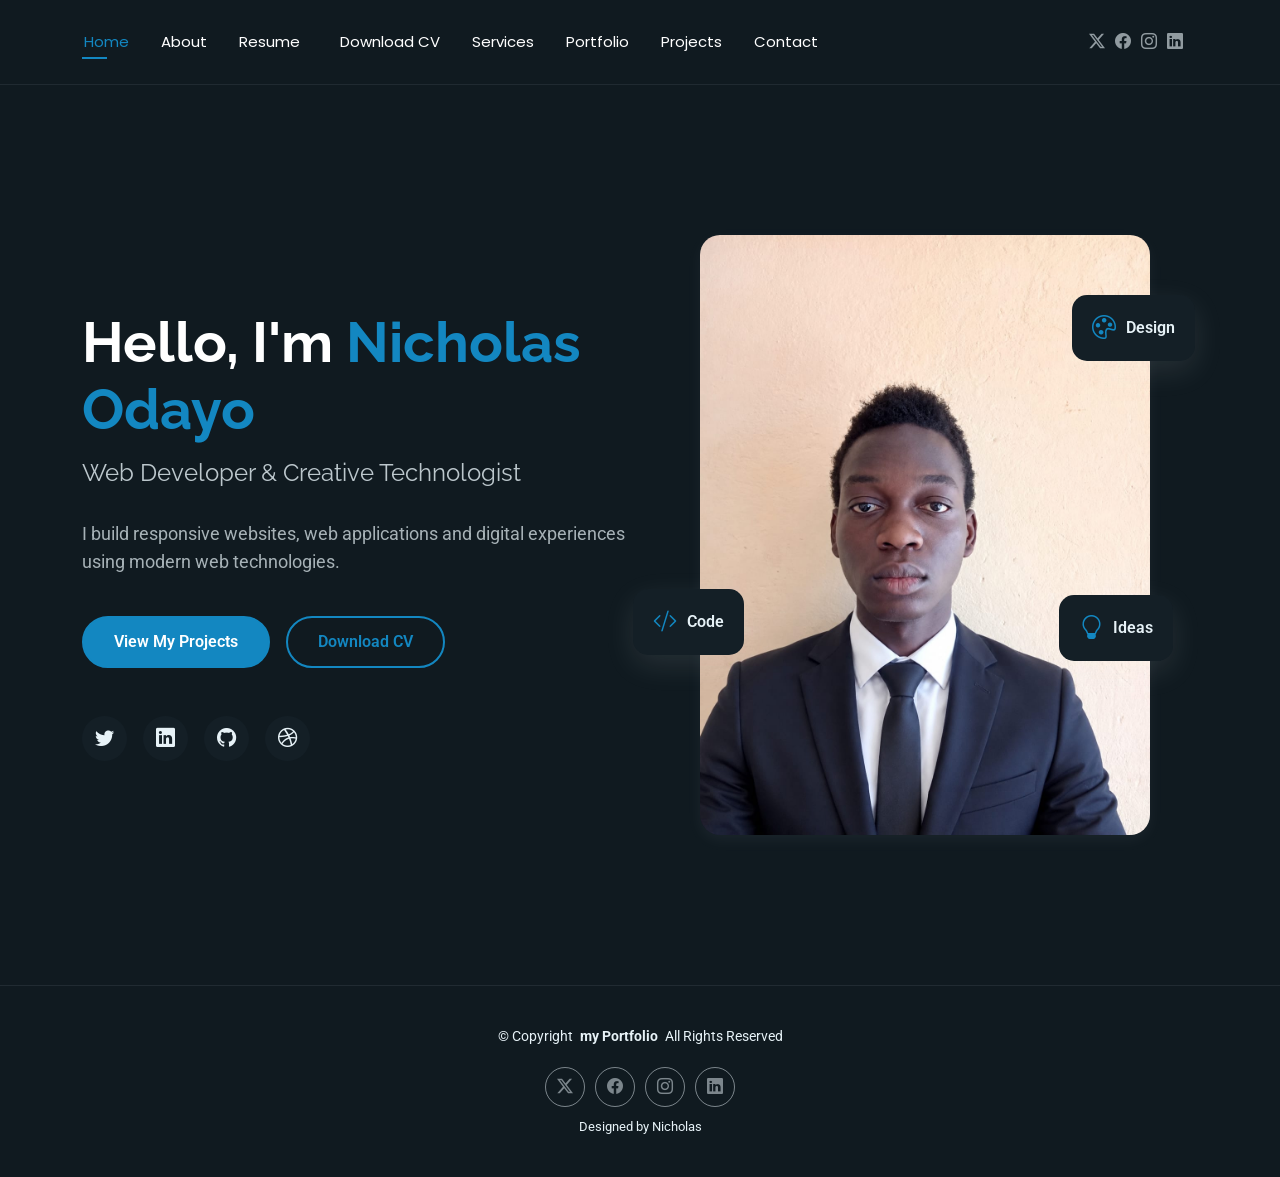
<file: index.html>
<!DOCTYPE html>
<html lang="en">

<head>
  <meta charset="utf-8">
  <meta content="width=device-width, initial-scale=1.0" name="viewport">
  <title>Nicholas Odayo | Web Developer & Creative Technologist</title>
  <meta name="description" content="I build responsive websites, web applications and digital experiences using modern web technologies. Available for full-time, freelance, and internship opportunities.">
  <link rel="canonical" href="https://nicklasodayosportfolio.netlify.app/">
  <!-- Open Graph -->
  <meta property="og:title" content="Nicholas Odayo | Web Developer & Creative Technologist">
  <meta property="og:description" content="I build responsive websites, web applications and digital experiences using modern web technologies.">
  <meta property="og:type" content="website">
  <meta property="og:url" content="https://nicklasodayosportfolio.netlify.app/">
  <meta property="og:image" content="https://nicklasodayosportfolio.netlify.app/assets/img/profile/nicholas%20odayo.jpeg">
  <meta name="twitter:card" content="summary_large_image">

  <!-- Structured data (Person) -->
  <script type="application/ld+json">
  {
    "@context": "https://schema.org",
    "@type": "Person",
    "name": "Nicholas Odayo",
    "jobTitle": "Web Developer & Creative Technologist",
    "email": "nicklasodayo@gmail.com",
    "url": "https://nicklasodayosportfolio.netlify.app/"
  }
  </script>
  <meta name="keywords" content="">
  
  <!-- Fonts -->
  <link href="https://fonts.googleapis.com" rel="preconnect">
  <link href="https://fonts.gstatic.com" rel="preconnect" crossorigin>
  <link href="https://fonts.googleapis.com/css2?family=Roboto:ital,wght@0,100;0,300;0,400;0,500;0,700;0,900;1,100;1,300;1,400;1,500;1,700;1,900&family=Poppins:ital,wght@0,100;0,200;0,300;0,400;0,500;0,600;0,700;0,800;0,900;1,100;1,200;1,300;1,400;1,500;1,600;1,700;1,800;1,900&family=Raleway:ital,wght@0,100;0,200;0,300;0,400;0,500;0,600;0,700;0,800;0,900;1,100;1,200;1,300;1,400;1,500;1,600;1,700;1,800;1,900&display=swap" rel="stylesheet">

  <!-- Vendor CSS Files -->
  <link href="assets/vendor/bootstrap/css/bootstrap.min.css" rel="stylesheet">
  <link href="assets/vendor/bootstrap-icons/bootstrap-icons.css" rel="stylesheet">
  <link href="assets/vendor/aos/aos.css" rel="stylesheet">
  <link href="assets/vendor/swiper/swiper-bundle.min.css" rel="stylesheet">
  <link href="assets/vendor/glightbox/css/glightbox.min.css" rel="stylesheet">

  <!-- Main CSS File -->
  <link href="assets/css/main.css" rel="stylesheet">

</head>

<body class="index-page">

  <header id="header" class="header d-flex align-items-center light-background sticky-top">
    <div class="container position-relative d-flex align-items-center justify-content-between">

      <nav id="navmenu" class="navmenu">
        <ul>
          <li><a href="index.html" class="active">Home</a></li>
          <li><a href="about.html">About</a></li>
          <li><a href="resume.html">Resume</a></li>
          <li><a href="resume.html" class="download-cv">Download CV</a></li>
          <li><a href="services.html">Services</a></li>
          <li><a href="portfolio.html">Portfolio</a></li>
          <li><a href="project.html">Projects</a></li>
          <li><a href="contact.html">Contact</a></li>
        </ul>
        <i class="mobile-nav-toggle d-xl-none bi bi-list"></i>
      </nav>

      <div class="header-social-links">
        <a href="#" class="twitter"><i class="bi bi-twitter-x"></i></a>
        <a href="#" class="facebook"><i class="bi bi-facebook"></i></a>
        <a href="#" class="instagram"><i class="bi bi-instagram"></i></a>
        <a href="#" class="linkedin"><i class="bi bi-linkedin"></i></a>
      </div>

    </div>
  </header>

  <main class="main">

    <!-- Hero Section -->
    <section id="hero" class="hero section">

      <div class="container" data-aos="fade-up" data-aos-delay="100">

        <div class="row gy-4 align-items-center">
          <div class="col-lg-6 order-2 order-lg-1">
            <div class="hero-content">
              <h1 data-aos="fade-up" data-aos-delay="200">Hello, I'm <span class="highlight">Nicholas Odayo</span></h1>
              <h2 data-aos="fade-up" data-aos-delay="300">Web Developer & Creative Technologist</h2>
              <p data-aos="fade-up" data-aos-delay="400">I build responsive websites, web applications and digital experiences using modern web technologies.</p>
              <div class="hero-actions" data-aos="fade-up" data-aos-delay="500">
                <a href="portfolio.html" class="btn btn-primary">View My Projects</a>
                <a href="resume.html" class="btn btn-outline">Download CV</a>
              </div>
              <div class="social-links" data-aos="fade-up" data-aos-delay="600">
                <a href="#"><i class="bi bi-twitter"></i></a>
                <a href="#"><i class="bi bi-linkedin"></i></a>
                <a href="#"><i class="bi bi-github"></i></a>
                <a href="#"><i class="bi bi-dribbble"></i></a>
              </div>
            </div>
          </div>
          <div class="col-lg-6 order-1 order-lg-2">
            <div class="hero-image" data-aos="zoom-in" data-aos-delay="300">
              <div class="image-wrapper">
                <img src="assets/img/profile/nicholas odayo.jpeg" alt="Nicholas Odayo" class="img-fluid">
                <div class="floating-elements">
                  <div class="floating-card design" data-aos="fade-left" data-aos-delay="700">
                    <i class="bi bi-palette"></i>
                    <span>Design</span>
                  </div>
                  <div class="floating-card code" data-aos="fade-right" data-aos-delay="800">
                    <i class="bi bi-code-slash"></i>
                    <span>Code</span>
                  </div>
                  <div class="floating-card creativity" data-aos="fade-up" data-aos-delay="900">
                    <i class="bi bi-lightbulb"></i>
                    <span>Ideas</span>
                  </div>
                </div>
              </div>
            </div>
          </div>
        </div>

      </div>

    </section><!-- /Hero Section -->

  </main>

  <footer id="footer" class="footer">

    <div class="container">
      <div class="copyright text-center ">
        <p>© <span>Copyright</span> <strong class="px-1 sitename">my Portfolio</strong> <span>All Rights Reserved<br></span></p>
      </div>
      <div class="social-links d-flex justify-content-center">
        <a href=""><i class="bi bi-twitter-x"></i></a>
        <a href=""><i class="bi bi-facebook"></i></a>
        <a href=""><i class="bi bi-instagram"></i></a>
        <a href=""><i class="bi bi-linkedin"></i></a>
      </div>
      <div class="credits">
        Designed by Nicholas
      </div>
    </div>

  </footer>

  <!-- Scroll Top -->
  <a href="#" id="scroll-top" class="scroll-top d-flex align-items-center justify-content-center"><i class="bi bi-arrow-up-short"></i></a>

  <!-- Preloader -->
  <div id="preloader"></div>

  <!-- Vendor JS Files -->
  <script src="assets/vendor/bootstrap/js/bootstrap.bundle.min.js"></script>
  <script src="assets/vendor/php-email-form/validate.js"></script>
  <script src="assets/vendor/aos/aos.js"></script>
  <script src="assets/vendor/typed.js/typed.umd.js"></script>
  <script src="assets/vendor/waypoints/noframework.waypoints.js"></script>
  <script src="assets/vendor/purecounter/purecounter_vanilla.js"></script>
  <script src="assets/vendor/swiper/swiper-bundle.min.js"></script>
  <script src="assets/vendor/imagesloaded/imagesloaded.pkgd.min.js"></script>
  <script src="assets/vendor/isotope-layout/isotope.pkgd.min.js"></script>
  <script src="assets/vendor/glightbox/js/glightbox.min.js"></script>

  <!-- Main JS File -->
  <script src="assets/js/main.js"></script>

</body>

</html>
</file>
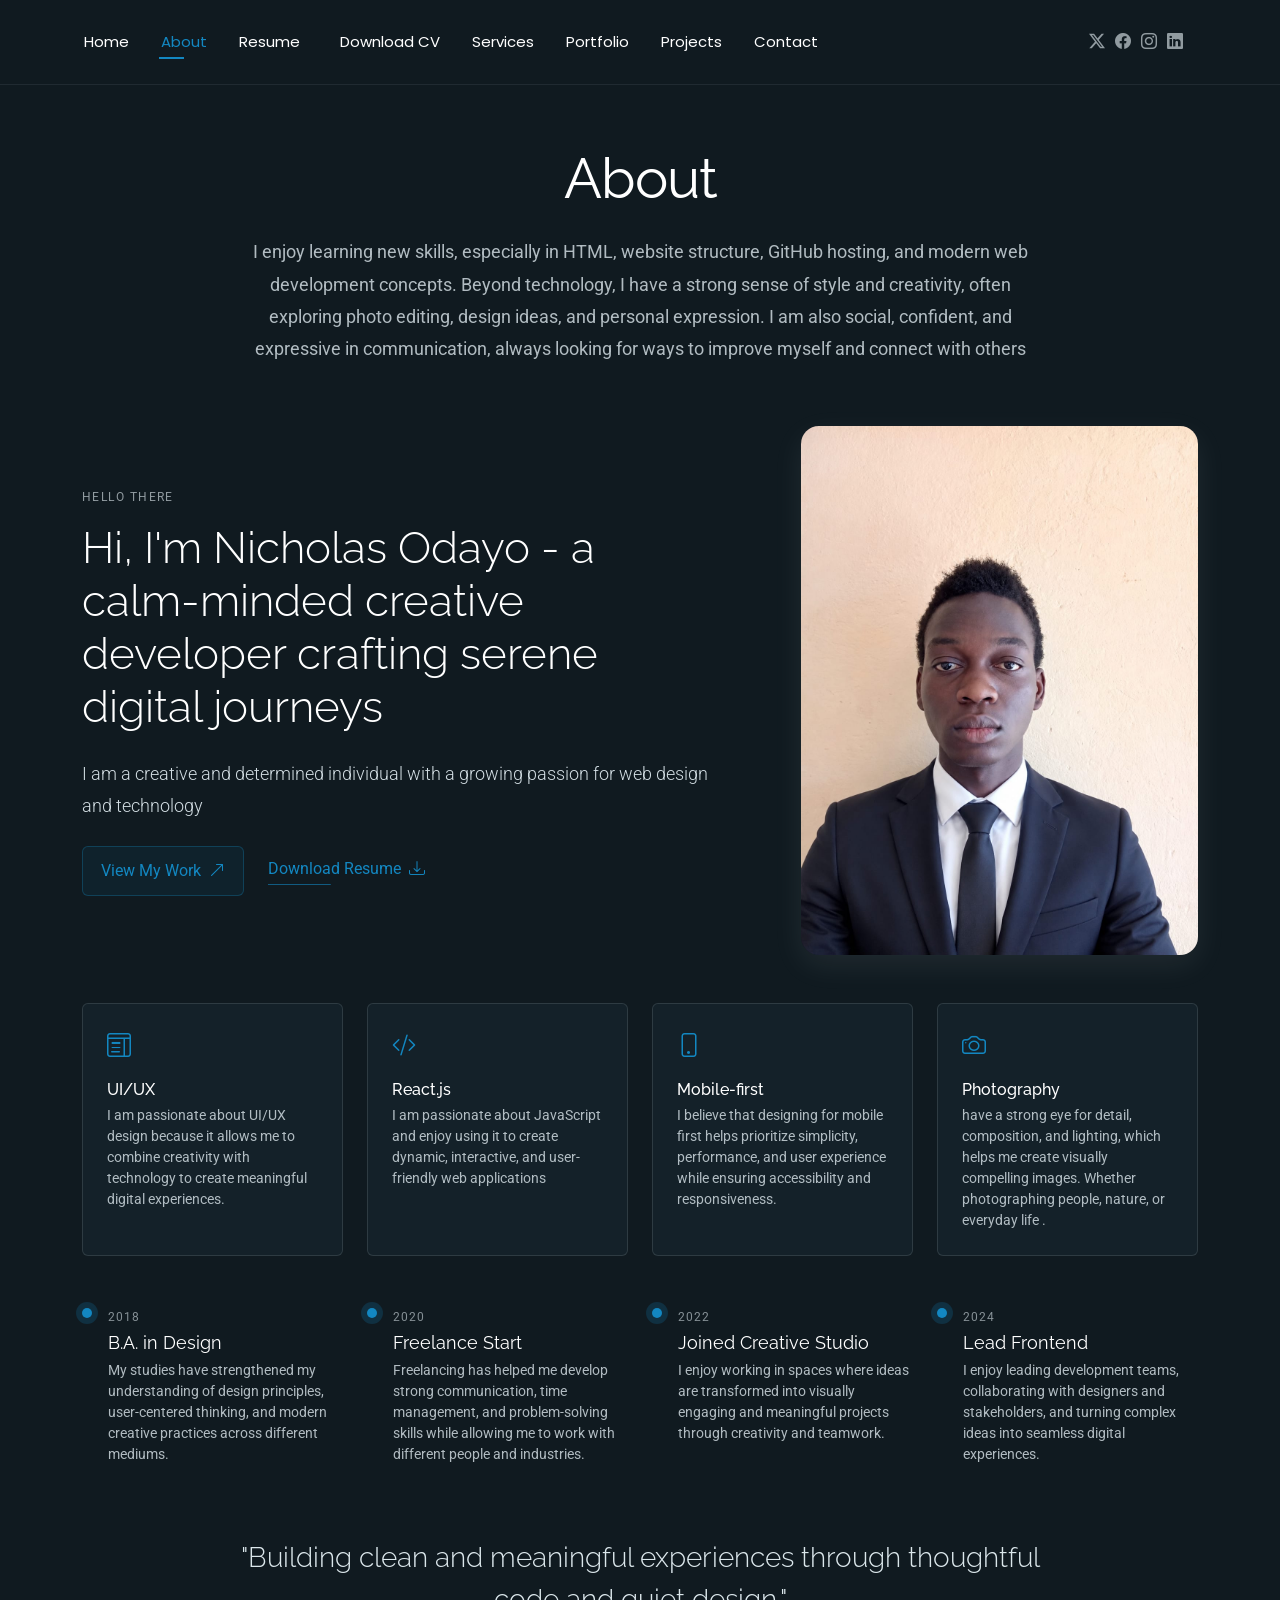
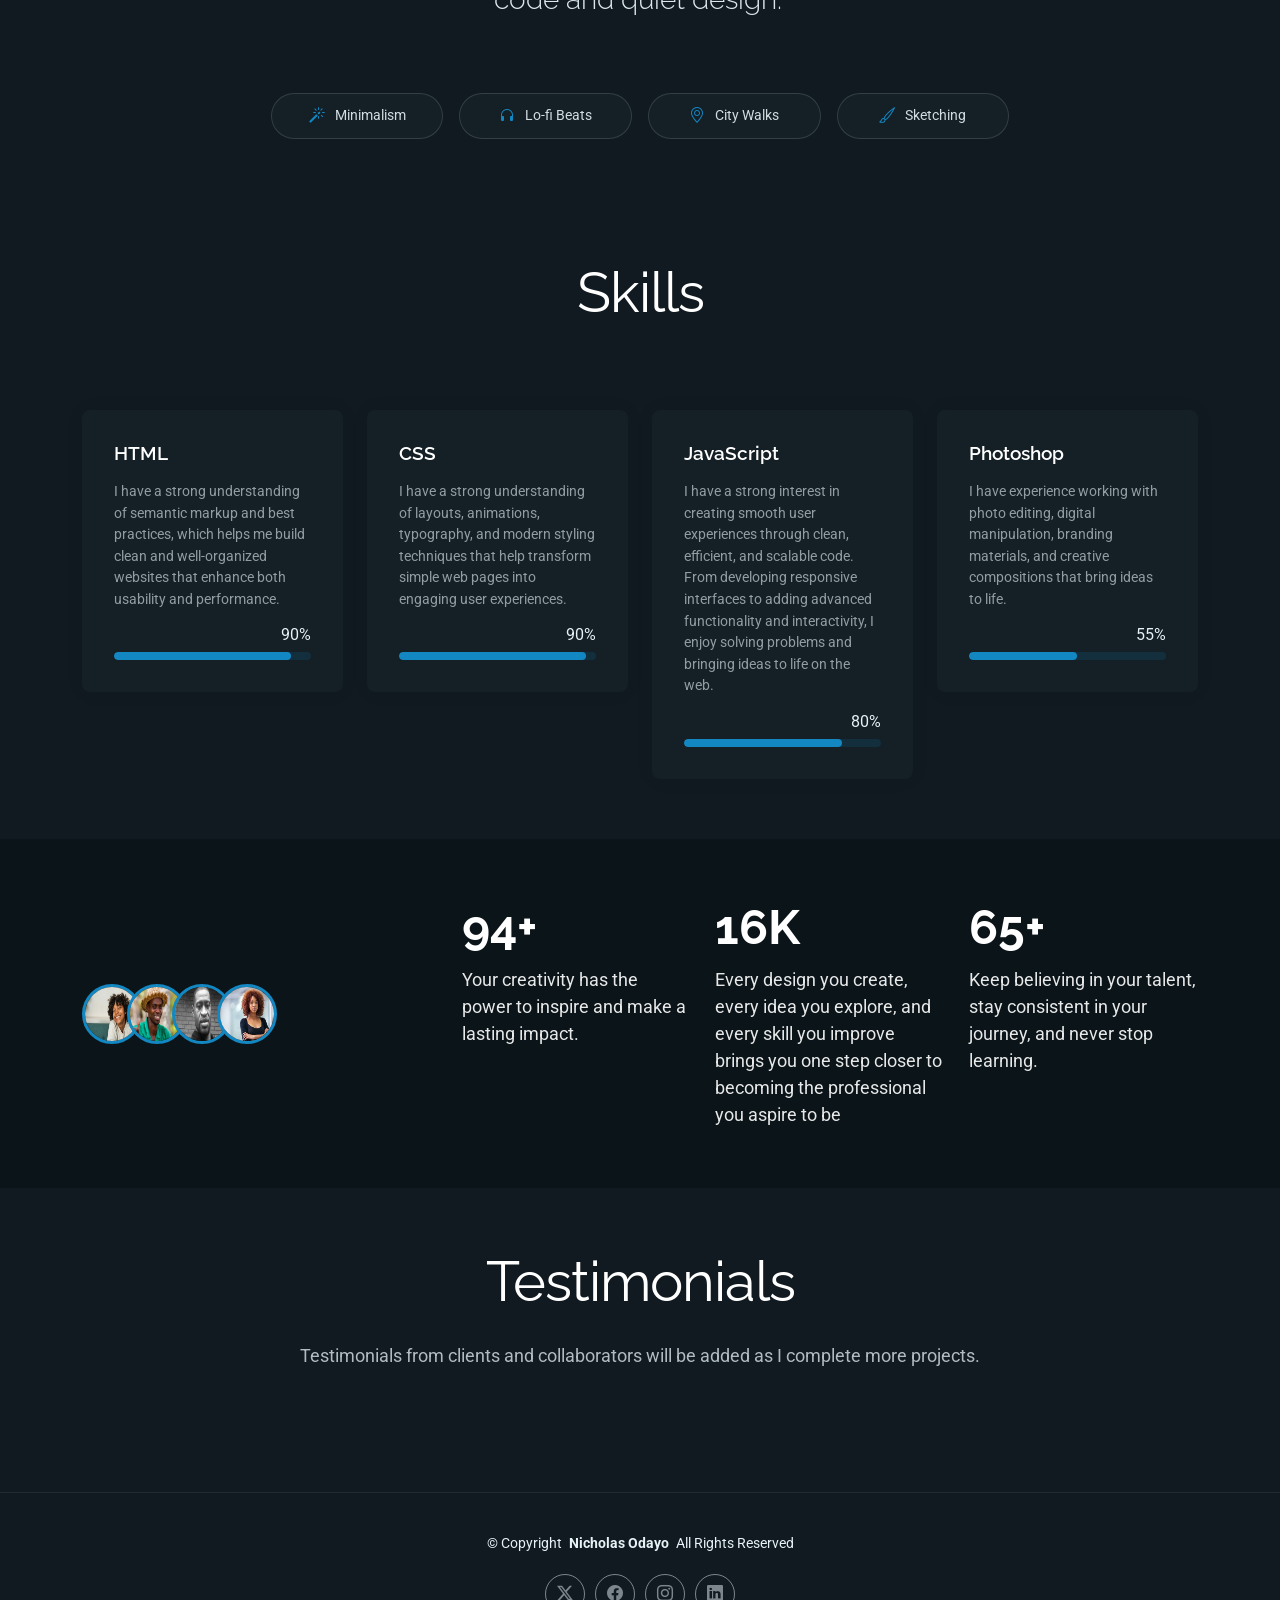
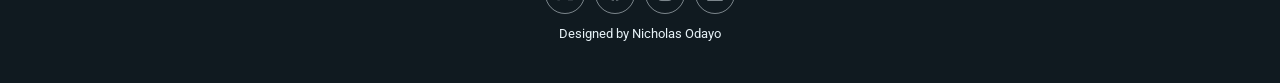
<file: about.html>
<!DOCTYPE html>
<html lang="en">

<head>
  <meta charset="utf-8">
  <meta content="width=device-width, initial-scale=1.0" name="viewport">
  <title>About | Nicholas Odayo | Web Developer & Creative Technologist</title>
  <meta name="description" content="About Nicholas Odayo — Web Developer & Creative Technologist. Learn about approach, skills, and projects.">
  <meta name="keywords" content="">
  
  <!-- Fonts -->
  <link href="https://fonts.googleapis.com" rel="preconnect">
  <link href="https://fonts.gstatic.com" rel="preconnect" crossorigin>
  <link href="https://fonts.googleapis.com/css2?family=Roboto:ital,wght@0,100;0,300;0,400;0,500;0,700;0,900;1,100;1,300;1,400;1,500;1,700;1,900&family=Poppins:ital,wght@0,100;0,200;0,300;0,400;0,500;0,600;0,700;0,800;0,900;1,100;1,200;1,300;1,400;1,500;1,600;1,700;1,800;1,900&family=Raleway:ital,wght@0,100;0,200;0,300;0,400;0,500;0,600;0,700;0,800;0,900;1,100;1,200;1,300;1,400;1,500;1,600;1,700;1,800;1,900&display=swap" rel="stylesheet">

  <!-- Vendor CSS Files -->
  <link href="assets/vendor/bootstrap/css/bootstrap.min.css" rel="stylesheet">
  <link href="assets/vendor/bootstrap-icons/bootstrap-icons.css" rel="stylesheet">
  <link href="assets/vendor/aos/aos.css" rel="stylesheet">
  <link href="assets/vendor/swiper/swiper-bundle.min.css" rel="stylesheet">
  <link href="assets/vendor/glightbox/css/glightbox.min.css" rel="stylesheet">

  <!-- Main CSS File -->
  <link href="assets/css/main.css" rel="stylesheet">

</head>

<body class="about-page">

  <header id="header" class="header d-flex align-items-center light-background sticky-top">
    <div class="container position-relative d-flex align-items-center justify-content-between">

      <!-- <a href="index.html" class="logo d-flex align-items-center me-auto me-xl-0">
      <img src="assets/img/logo.webp" alt="">
      <h1 class="sitename">FolioOne</h1> 
    </a> -->

      <nav id="navmenu" class="navmenu">
        <ul>
          <li><a href="index.html">Home</a></li>
          <li><a href="about.html" class="active">About</a></li>
          <li><a href="resume.html">Resume</a></li>
          <li><a href="resume.html" class="download-cv">Download CV</a></li>
          <li><a href="services.html">Services</a></li>
          <li><a href="portfolio.html">Portfolio</a></li>
          <li><a href="project.html">Projects</a></li>
          <li><a href="contact.html">Contact</a></li>
        </ul>
        <i class="mobile-nav-toggle d-xl-none bi bi-list"></i>
      </nav>

      <div class="header-social-links">
        <a href="#" class="twitter"><i class="bi bi-twitter-x"></i></a>
        <a href="#" class="facebook"><i class="bi bi-facebook"></i></a>
        <a href="#" class="instagram"><i class="bi bi-instagram"></i></a>
        <a href="#" class="linkedin"><i class="bi bi-linkedin"></i></a>
      </div>

    </div>
  </header>

  <main class="main">

    <!-- About Section -->
    <section id="about" class="about section">

      <!-- Section Title -->
      <div class="container section-title" data-aos="fade-up">
        <h2>About</h2>
        <p> I enjoy learning new skills, especially in HTML, website structure, GitHub hosting, and modern web development concepts. 
          Beyond technology, I have a strong sense of style and creativity, often exploring photo editing, design ideas, and personal expression. I am also social, confident, and expressive in communication, always looking for ways to improve myself and connect with others</p>
      </div><!-- End Section Title -->

      <div class="container" data-aos="fade-up" data-aos-delay="100">

        <!-- Intro + Photo -->
        <div class="row align-items-center justify-content-between gy-5 mb-5">
          <div class="col-lg-7" data-aos="fade-right" data-aos-delay="150">
            <div class="intro-content">
              <span class="eyebrow">Hello there</span>
              <h2 class="headline">Hi, I'm Nicholas Odayo - a calm-minded creative developer crafting serene digital journeys</h2>
              <p class="lead">
                I am a creative and determined individual with a growing passion for web design and technology
              </p>

              <div class="cta-group">
                <a href="#portfolio" class="btn-ghost">
                  View My Work <i class="bi bi-arrow-up-right"></i>
                </a>
                <a href="#" class="link-underline">
                  Download Resume <i class="bi bi-download"></i>
                </a>
              </div>
            </div>
          </div>

          <div class="col-lg-5" data-aos="zoom-in" data-aos-delay="250">
            <figure class="profile-figure text-center text-lg-end">
              <img src="assets/img/profile/nicholas odayo.jpeg" alt="Portrait of Nicholas" class="img-fluid profile-photo">
            </figure>
          </div>
        </div>
        <!-- End Intro + Photo -->

        <!-- Skills Grid -->
        <div class="mb-5">
          <div class="row g-4">
            <div class="col-6 col-md-4 col-lg-3" data-aos="fade-up" data-aos-delay="120">
              <div class="skill-item">
                <i class="bi bi-layout-text-window"></i>
                <h3>UI/UX</h3>
                <p>I am passionate about UI/UX design because it allows me to combine creativity with technology to create meaningful digital experiences.</p>
              </div>
            </div>
            <div class="col-6 col-md-4 col-lg-3" data-aos="fade-up" data-aos-delay="180">
              <div class="skill-item">
                <i class="bi bi-code-slash"></i>
                <h3>React.js</h3>
                <p>I am passionate about JavaScript and enjoy using it to create dynamic, interactive, and user-friendly web applications</p>
              </div>
            </div>
            <div class="col-6 col-md-4 col-lg-3" data-aos="fade-up" data-aos-delay="240">
              <div class="skill-item">
                <i class="bi bi-phone"></i>
                <h3>Mobile-first</h3>
                <p>I believe that designing for mobile first helps prioritize simplicity, performance, and user experience while ensuring accessibility and responsiveness.</p>
              </div>
            </div>
            <div class="col-6 col-md-4 col-lg-3" data-aos="fade-up" data-aos-delay="300">
              <div class="skill-item">
                <i class="bi bi-camera"></i>
                <h3>Photography</h3>
                <p>have a strong eye for detail, composition, and lighting, which helps me create visually compelling images. Whether photographing people, nature, or everyday life .</p>
              </div>
            </div>
          </div>
        </div>
        <!-- End Skills Grid -->

        <!-- Journey Timeline -->
        <div class="mb-5">
          <div class="row g-4">
            <div class="col-md-6 col-lg-3" data-aos="fade-up" data-aos-delay="120">
              <article class="timeline-item">
                <span class="dot"></span>
                <time>2018</time>
                <h4>B.A. in Design</h4>
                <p>My studies have strengthened my understanding of design principles, user-centered thinking, and modern creative practices across different mediums.</p>
              </article>
            </div>
            <div class="col-md-6 col-lg-3" data-aos="fade-up" data-aos-delay="180">
              <article class="timeline-item">
                <span class="dot"></span>
                <time>2020</time>
                <h4>Freelance Start</h4>
                <p>Freelancing has helped me develop strong communication, time management, and problem-solving skills while allowing me to work with different people and industries.</p>
              </article>
            </div>
            <div class="col-md-6 col-lg-3" data-aos="fade-up" data-aos-delay="240">
              <article class="timeline-item">
                <span class="dot"></span>
                <time>2022</time>
                <h4>Joined Creative Studio</h4>
                <p>I enjoy working in spaces where ideas are transformed into visually engaging and meaningful projects through creativity and teamwork.</p>
              </article>
            </div>
            <div class="col-md-6 col-lg-3" data-aos="fade-up" data-aos-delay="300">
              <article class="timeline-item">
                <span class="dot"></span>
                <time>2024</time>
                <h4>Lead Frontend</h4>
                <p>I enjoy leading development teams, collaborating with designers and stakeholders, and turning complex ideas into seamless digital experiences.</p>
              </article>
            </div>
          </div>
        </div>
        <!-- End Journey Timeline -->

        <!-- Quote -->
        <blockquote class="personal-quote text-center mb-5" data-aos="fade-down" data-aos-delay="200">
          <p>"Building clean and meaningful experiences through thoughtful code and quiet design."</p>
        </blockquote>
        <!-- End Quote -->

        <!-- Fun Facts -->
        <div class="row g-3 justify-content-center">
          <div class="col-6 col-md-3 col-lg-2" data-aos="zoom-in" data-aos-delay="120">
            <div class="fact-pill">
              <i class="bi bi-magic"></i>
              <span>Minimalism</span>
            </div>
          </div>
          <div class="col-6 col-md-3 col-lg-2" data-aos="zoom-in" data-aos-delay="160">
            <div class="fact-pill">
              <i class="bi bi-headphones"></i>
              <span>Lo-fi Beats</span>
            </div>
          </div>
          <div class="col-6 col-md-3 col-lg-2" data-aos="zoom-in" data-aos-delay="200">
            <div class="fact-pill">
              <i class="bi bi-geo-alt"></i>
              <span>City Walks</span>
            </div>
          </div>
          <div class="col-6 col-md-3 col-lg-2" data-aos="zoom-in" data-aos-delay="240">
            <div class="fact-pill">
              <i class="bi bi-brush"></i>
              <span>Sketching</span>
            </div>
          </div>
        </div>
        <!-- End Fun Facts -->

      </div>

    </section><!-- /About Section -->

    <!-- Skills Section -->
    <section id="skills" class="skills section">

      <!-- Section Title -->
      <div class="container section-title" data-aos="fade-up">
        <h2>Skills</h2>
        <p></p>
      </div><!-- End Section Title -->

      <div class="container" data-aos="fade-up" data-aos-delay="100">

        <div class="row g-4 skills-animation">

          <div class="col-md-6 col-lg-3" data-aos="fade-up" data-aos-delay="100">
            <div class="skill-box">
              <h3>HTML</h3>
              <p>I have a strong understanding of semantic markup and best practices, which helps me build clean and well-organized websites that enhance both usability and performance.</p>
              <span class="text-end d-block">90%</span>
              <div class="progress">
                <div class="progress-bar" role="progressbar" aria-valuenow="90" aria-valuemin="0" aria-valuemax="100"></div>
              </div>
            </div>
          </div>

          <div class="col-md-6 col-lg-3" data-aos="fade-up" data-aos-delay="200">
            <div class="skill-box">
              <h3>CSS</h3>
              <p>I have a strong understanding of layouts, animations, typography, and modern styling techniques that help transform simple web pages into engaging user experiences.</p>
              <span class="text-end d-block">90%</span>
              <div class="progress">
                <div class="progress-bar" role="progressbar" aria-valuenow="95" aria-valuemin="0" aria-valuemax="100"></div>
              </div>
            </div>
          </div>

          <div class="col-md-6 col-lg-3" data-aos="fade-up" data-aos-delay="300">
            <div class="skill-box">
              <h3>JavaScript</h3>
              <p>I have a strong interest in creating smooth user experiences through clean, efficient, and scalable code. From developing responsive interfaces to adding advanced functionality and interactivity, I enjoy solving problems and bringing ideas to life on the web.</p>
              <span class="text-end d-block">80%</span>
              <div class="progress">
                <div class="progress-bar" role="progressbar" aria-valuenow="80" aria-valuemin="0" aria-valuemax="100"></div>
              </div>
            </div>
          </div>

          <div class="col-md-6 col-lg-3" data-aos="fade-up" data-aos-delay="400">
            <div class="skill-box">
              <h3>Photoshop</h3>
              <p>I have experience working with photo editing, digital manipulation, branding materials, and creative compositions that bring ideas to life.</p>
              <span class="text-end d-block">55%</span>
              <div class="progress">
                <div class="progress-bar" role="progressbar" aria-valuenow="55" aria-valuemin="0" aria-valuemax="100">
                </div>
              </div>
            </div>
          </div>

        </div>

      </div>

    </section><!-- /Skills Section -->

    <!-- Stats Section -->
    <section id="stats" class="stats section dark-background">

      <div class="container" data-aos="fade-up" data-aos-delay="100">

        <div class="row align-items-center">
          <div class="col-lg-4" data-aos="fade-up" data-aos-delay="200">
            <div class="avatars d-flex align-items-center">
              <img src="assets/img/person/image(3).webp" alt="Avatar 1" class="rounded-circle" loading="lazy">
              <img src="assets/img/person/image4.webp" alt="Avatar 2" class="rounded-circle" loading="lazy">
              <img src="assets/img/person/image6.webp" alt="Avatar 3" class="rounded-circle" loading="lazy">
              <img src="assets/img/person/images (1).jfif" alt="Avatar 4" class="rounded-circle" loading="lazy">
            </div>
          </div>

          <div class="col-lg-8">
            <div class="row counters">
              <div class="col-md-4" data-aos="fade-up" data-aos-delay="300">
                <h2><span data-purecounter-start="0" data-purecounter-end="185" data-purecounter-duration="1" class="purecounter"></span>+</h2>
                <p>Your creativity has the power to inspire and make a lasting impact.</p>
              </div>

              <div class="col-md-4" data-aos="fade-up" data-aos-delay="400">
                <h2><span data-purecounter-start="0" data-purecounter-end="32" data-purecounter-duration="1" class="purecounter"></span>K</h2>
                <p>Every design you create, every idea you explore, and every skill you improve brings you one step closer to becoming the professional you aspire to be</p>
              </div>

              <div class="col-md-4" data-aos="fade-up" data-aos-delay="500">
                <h2><span data-purecounter-start="0" data-purecounter-end="128" data-purecounter-duration="1" class="purecounter"></span>+</h2>
                <p>Keep believing in your talent, stay consistent in your journey, and never stop learning.</p>
              </div>
            </div>
          </div>
        </div>
      </div>

    </section><!-- /Stats Section -->

    <!-- Testimonials Section (removed) -->
    <section id="testimonials" class="testimonials section">
      <div class="container section-title" data-aos="fade-up">
        <h2>Testimonials</h2>
        <p>Testimonials from clients and collaborators will be added as I complete more projects.</p>
      </div>
    </section>

  </main>

  <footer id="footer" class="footer">

    <div class="container">
      <div class="copyright text-center ">
        <p>© <span>Copyright</span> <strong class="px-1 sitename">Nicholas Odayo</strong> <span>All Rights Reserved<br></span></p>
      </div>
      <div class="social-links d-flex justify-content-center">
        <a href=""><i class="bi bi-twitter-x"></i></a>
        <a href=""><i class="bi bi-facebook"></i></a>
        <a href=""><i class="bi bi-instagram"></i></a>
        <a href=""><i class="bi bi-linkedin"></i></a>
      </div>
      <div class="credits">
        Designed by Nicholas Odayo
      </div>
    </div>

  </footer>

  <!-- Scroll Top -->
  <a href="#" id="scroll-top" class="scroll-top d-flex align-items-center justify-content-center"><i class="bi bi-arrow-up-short"></i></a>

  <!-- Preloader -->
  <div id="preloader"></div>

  <!-- Vendor JS Files -->
  <script src="assets/vendor/bootstrap/js/bootstrap.bundle.min.js"></script>
  <script src="assets/vendor/php-email-form/validate.js"></script>
  <script src="assets/vendor/aos/aos.js"></script>
  <script src="assets/vendor/typed.js/typed.umd.js"></script>
  <script src="assets/vendor/waypoints/noframework.waypoints.js"></script>
  <script src="assets/vendor/purecounter/purecounter_vanilla.js"></script>
  <script src="assets/vendor/swiper/swiper-bundle.min.js"></script>
  <script src="assets/vendor/imagesloaded/imagesloaded.pkgd.min.js"></script>
  <script src="assets/vendor/isotope-layout/isotope.pkgd.min.js"></script>
  <script src="assets/vendor/glightbox/js/glightbox.min.js"></script>

  <!-- Main JS File -->
  <script src="assets/js/main.js"></script>

</body>

</html>
</file>
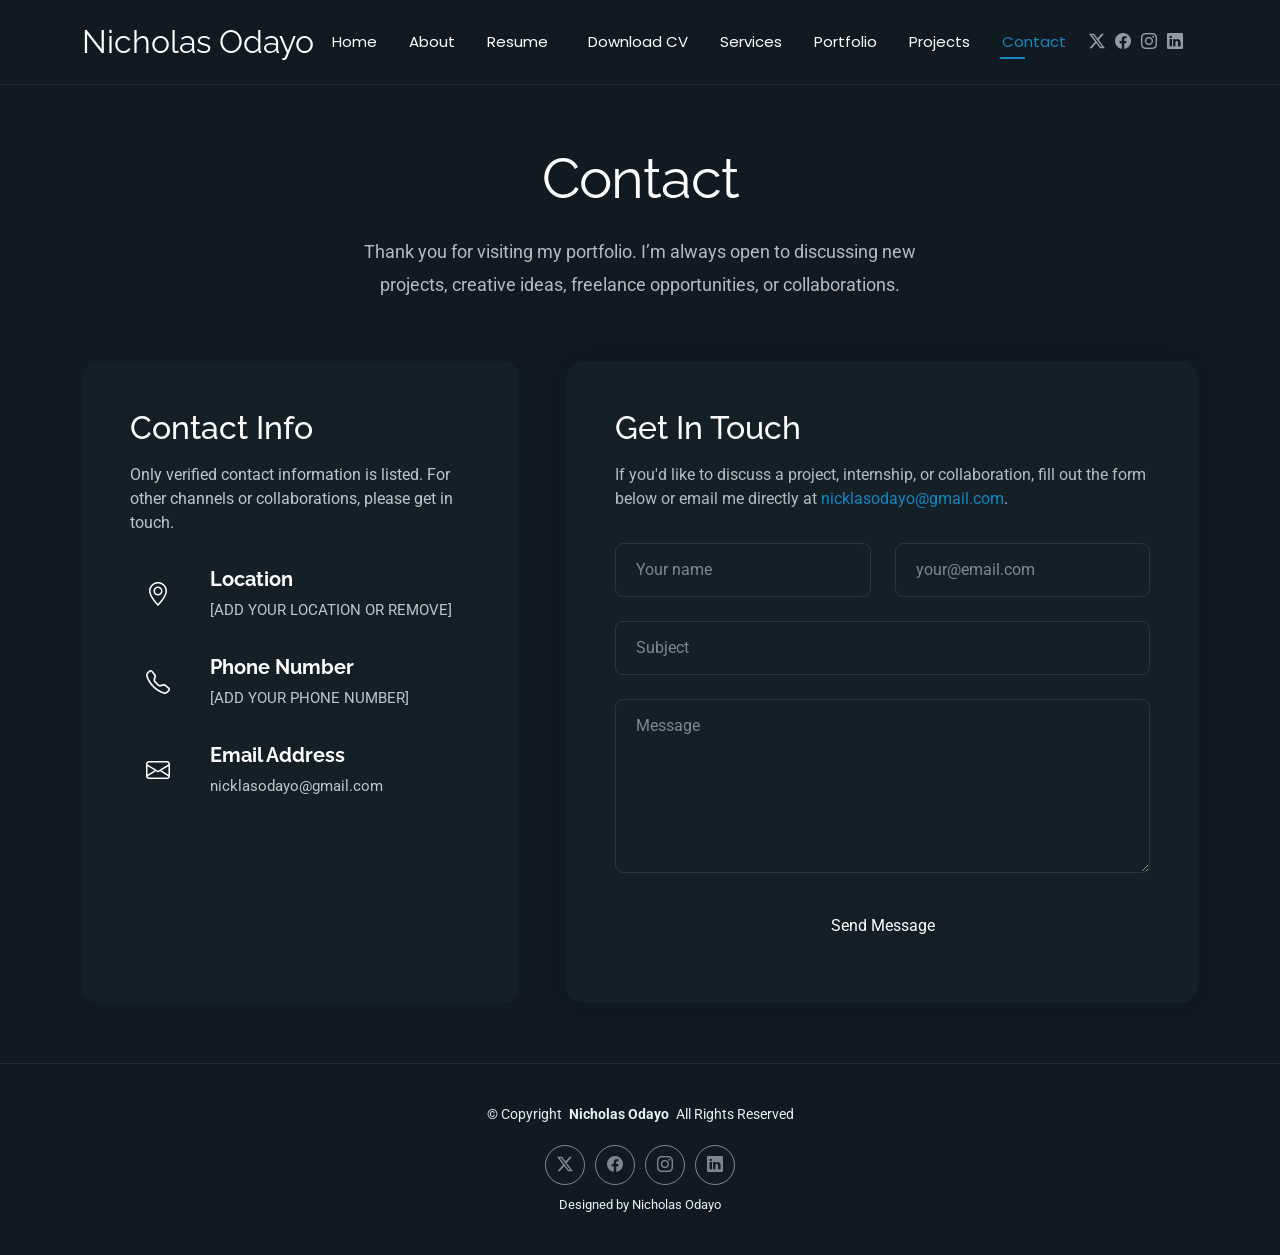
<file: contact.html>
<!DOCTYPE html>
<html lang="en">

<head>
  <meta charset="utf-8">
  <meta content="width=device-width, initial-scale=1.0" name="viewport">
  <title>Contact | Nicholas Odayo | Web Developer & Creative Technologist</title>
  <meta name="description" content="Contact Nicholas Odayo — Web Developer & Creative Technologist. For project inquiries, freelance or internship opportunities, and collaborations.">
  <meta name="keywords" content="">

  <!-- Fonts -->
  <link href="https://fonts.googleapis.com" rel="preconnect">
  <link href="https://fonts.gstatic.com" rel="preconnect" crossorigin>
  <link href="https://fonts.googleapis.com/css2?family=Roboto:ital,wght@0,100;0,300;0,400;0,500;0,700;0,900;1,100;1,300;1,400;1,500;1,700;1,900&family=Poppins:ital,wght@0,100;0,200;0,300;0,400;0,500;0,600;0,700;0,800;0,900;1,100;1,200;1,300;1,400;1,500;1,600;1,700;1,800;1,900&family=Raleway:ital,wght@0,100;0,200;0,300;0,400;0,500;0,600;0,700;0,800;0,900;1,100;1,200;1,300;1,400;1,500;1,600;1,700;1,800;1,900&display=swap" rel="stylesheet">

  <!-- Vendor CSS Files -->
  <link href="assets/vendor/bootstrap/css/bootstrap.min.css" rel="stylesheet">
  <link href="assets/vendor/bootstrap-icons/bootstrap-icons.css" rel="stylesheet">
  <link href="assets/vendor/aos/aos.css" rel="stylesheet">
  <link href="assets/vendor/swiper/swiper-bundle.min.css" rel="stylesheet">
  <link href="assets/vendor/glightbox/css/glightbox.min.css" rel="stylesheet">

  <!-- Main CSS File -->
  <link href="assets/css/main.css" rel="stylesheet">

</head>

<body class="contact-page">

  <header id="header" class="header d-flex align-items-center light-background sticky-top">
    <div class="container position-relative d-flex align-items-center justify-content-between">

      <a href="index.html" class="logo d-flex align-items-center me-auto me-xl-0" aria-label="Homepage">
        <h1 class="sitename">Nicholas Odayo</h1>
      </a>

      <nav id="navmenu" class="navmenu">
        <ul>
          <li><a href="index.html">Home</a></li>
          <li><a href="about.html">About</a></li>
          <li><a href="resume.html">Resume</a></li>
          <li><a href="resume.html" class="download-cv">Download CV</a></li>
          <li><a href="services.html">Services</a></li>
          <li><a href="portfolio.html">Portfolio</a></li>
          <li><a href="project.html">Projects</a></li>
          <li><a href="contact.html" class="active">Contact</a></li>
        </ul>
        <i class="mobile-nav-toggle d-xl-none bi bi-list"></i>
      </nav>

      <div class="header-social-links">
        <a href="#" class="twitter"><i class="bi bi-twitter-x"></i></a>
        <a href="#" class="facebook"><i class="bi bi-facebook"></i></a>
        <a href="#" class="instagram"><i class="bi bi-instagram"></i></a>
        <a href="#" class="linkedin"><i class="bi bi-linkedin"></i></a>
      </div>

    </div>
  </header>

  <main class="main">

    <!-- Contact Section -->
    <section id="contact" class="contact section">

      <!-- Section Title -->
      <div class="container section-title" data-aos="fade-up">
        <h2>Contact</h2>
        <p>Thank you for visiting my portfolio. I’m always open to discussing new projects, creative ideas, freelance opportunities, or collaborations.</p>
      </div><!-- End Section Title -->

      <div class="container" data-aos="fade-up" data-aos-delay="100">

        <div class="row g-4 g-lg-5">
          <div class="col-lg-5">
            <div class="info-box" data-aos="fade-up" data-aos-delay="200">
              <h3>Contact Info</h3>
              <p>Only verified contact information is listed. For other channels or collaborations, please get in touch.</p>

              <div class="info-item" data-aos="fade-up" data-aos-delay="300">
                <div class="icon-box">
                  <i class="bi bi-geo-alt"></i>
                </div>
                <div class="content">
                  <h4>Location</h4>
                  <p>[ADD YOUR LOCATION OR REMOVE]</p>
                </div>
              </div>

              <div class="info-item" data-aos="fade-up" data-aos-delay="400">
                <div class="icon-box">
                  <i class="bi bi-telephone"></i>
                </div>
                <div class="content">
                  <h4>Phone Number</h4>
                  <p>[ADD YOUR PHONE NUMBER]</p>
                </div>
              </div>

              <div class="info-item" data-aos="fade-up" data-aos-delay="500">
                <div class="icon-box">
                  <i class="bi bi-envelope"></i>
                </div>
                <div class="content">
                  <h4>Email Address</h4>
                  <p>nicklasodayo@gmail.com</p>
                </div>
              </div>
            </div>
          </div>

          <div class="col-lg-7">
            <div class="contact-form" data-aos="fade-up" data-aos-delay="300">
              <h3>Get In Touch</h3>
              <p>If you'd like to discuss a project, internship, or collaboration, fill out the form below or email me directly at <a href="mailto:nicklasodayo@gmail.com">nicklasodayo@gmail.com</a>.</p>

              <form name="contact" method="post" class="php-email-form" data-aos="fade-up" data-aos-delay="200" data-netlify="true" data-netlify-honeypot="bot-field" action="/contact.html?success=true">
                <input type="hidden" name="form-name" value="contact">
                <p style="display:none">
                  <label>Don’t fill this out if you're human: <input name="bot-field"></label>
                </p>
                <fieldset>
                <div class="row gy-4">

                  <div class="col-md-6">
                    <label for="contact-name" class="visually-hidden">Your Name</label>
                    <input id="contact-name" type="text" name="name" class="form-control" placeholder="Your name" required aria-required="true">
                  </div>

                  <div class="col-md-6 ">
                    <label for="contact-email" class="visually-hidden">Your Email</label>
                    <input id="contact-email" type="email" class="form-control" name="email" placeholder="your@email.com" required aria-required="true">
                  </div>

                  <div class="col-12">
                    <label for="contact-subject" class="visually-hidden">Subject</label>
                    <input id="contact-subject" type="text" class="form-control" name="subject" placeholder="Subject" required aria-required="true">
                  </div>

                  <div class="col-12">
                    <label for="contact-message" class="visually-hidden">Message</label>
                    <textarea id="contact-message" class="form-control" name="message" rows="6" placeholder="Message" required aria-required="true"></textarea>
                  </div>

                  <div class="col-12 text-center">
                    <div class="loading" aria-hidden="true">Loading</div>
                    <div class="error-message" role="alert" aria-live="assertive"></div>
                    <div class="sent-message" role="status" aria-live="polite">Your message has been sent. Thank you!</div>

                    <button type="submit" class="btn">Send Message</button>
                  </div>

                </div>
                </fieldset>
              </form>

              <script>
                // Show success message if redirected with ?success=true
                (function(){
                  try {
                    const params = new URLSearchParams(window.location.search);
                    if (params.get('success') === 'true') {
                      const sent = document.querySelector('.sent-message');
                      if (sent) {
                        sent.style.display = 'block';
                      }
                    }
                  } catch (e) { /* ignore */ }
                })();
              </script>

            </div>
          </div>

        </div>

      </div>

    </section><!-- /Contact Section -->

  </main>

  <footer id="footer" class="footer">

    <div class="container">
      <div class="copyright text-center ">
        <p>© <span>Copyright</span> <strong class="px-1 sitename">Nicholas Odayo</strong> <span>All Rights Reserved<br></span></p>
      </div>
      <div class="social-links d-flex justify-content-center">
        <a href=""><i class="bi bi-twitter-x"></i></a>
        <a href=""><i class="bi bi-facebook"></i></a>
        <a href=""><i class="bi bi-instagram"></i></a>
        <a href=""><i class="bi bi-linkedin"></i></a>
      </div>
      <div class="credits">
        Designed by Nicholas Odayo
      </div>
    </div>

  </footer>

  <!-- Scroll Top -->
  <a href="#" id="scroll-top" class="scroll-top d-flex align-items-center justify-content-center"><i class="bi bi-arrow-up-short"></i></a>

  <!-- Preloader -->
  <div id="preloader"></div>

  <!-- Vendor JS Files -->
  <script src="assets/vendor/bootstrap/js/bootstrap.bundle.min.js"></script>
  <script src="assets/vendor/php-email-form/validate.js"></script>
  <script src="assets/vendor/aos/aos.js"></script>
  <script src="assets/vendor/typed.js/typed.umd.js"></script>
  <script src="assets/vendor/waypoints/noframework.waypoints.js"></script>
  <script src="assets/vendor/purecounter/purecounter_vanilla.js"></script>
  <script src="assets/vendor/swiper/swiper-bundle.min.js"></script>
  <script src="assets/vendor/imagesloaded/imagesloaded.pkgd.min.js"></script>
  <script src="assets/vendor/isotope-layout/isotope.pkgd.min.js"></script>
  <script src="assets/vendor/glightbox/js/glightbox.min.js"></script>

  <!-- Main JS File -->
  <script src="assets/js/main.js"></script>

  <script>
    // Contact form fallback: use Netlify native submit when on Netlify, otherwise POST to forms/contact.php via fetch
    document.addEventListener('DOMContentLoaded', function () {
      const form = document.querySelector('form[name="contact"]');
      if (!form) return;

      const sentMsg = form.querySelector('.sent-message');
      const errMsg = form.querySelector('.error-message');
      const loading = form.querySelector('.loading');
      if (sentMsg) sentMsg.style.display = 'none';
      if (loading) loading.style.display = 'none';

      form.addEventListener('submit', async function (e) {
        const hostname = window.location.hostname || '';
        // Allow Netlify native handling
        if (hostname.includes('netlify')) {
          return;
        }

        // Otherwise use AJAX POST to PHP fallback
        e.preventDefault();
        if (loading) loading.style.display = 'block';
        if (errMsg) { errMsg.textContent = ''; errMsg.style.display = 'none'; }
        if (sentMsg) sentMsg.style.display = 'none';

        try {
          const action = form.getAttribute('action') || 'forms/contact.php';
          const formData = new FormData(form);
          const resp = await fetch(action, {
            method: 'POST',
            body: formData
          });
          const text = await resp.text();
          if (resp.ok && (text.trim() === 'OK' || text.trim().toUpperCase().startsWith('OK') || resp.status === 200)) {
            if (sentMsg) sentMsg.style.display = 'block';
            form.reset();
          } else {
            if (errMsg) { errMsg.textContent = text || 'Failed to send message.'; errMsg.style.display = 'block'; }
          }
        } catch (err) {
          if (errMsg) { errMsg.textContent = 'Network error: ' + err.message; errMsg.style.display = 'block'; }
        } finally {
          if (loading) loading.style.display = 'none';
        }
      });
    });
  </script>

</body>

</html>
</file>
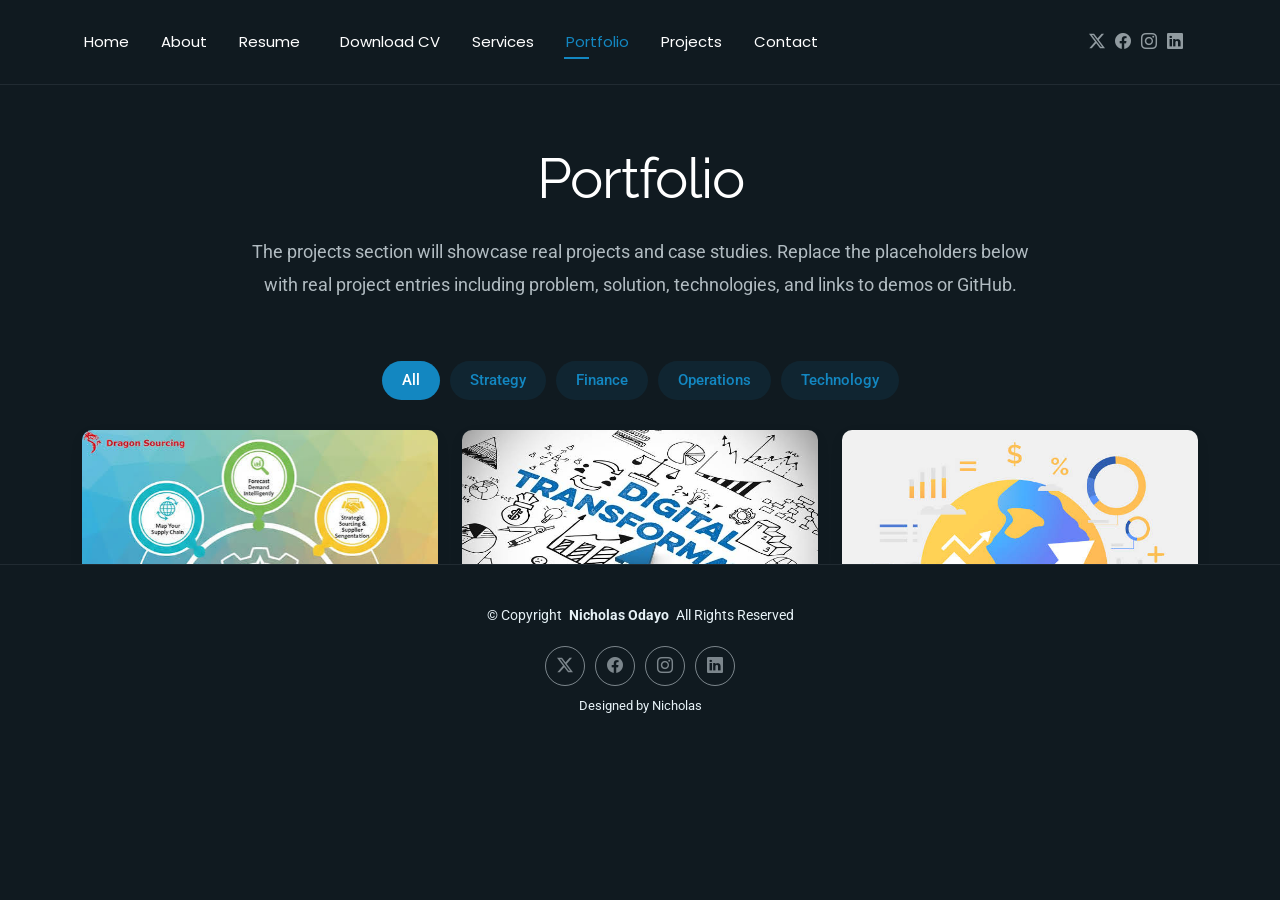
<file: portfolio.html>
<!DOCTYPE html>
<html lang="en">

<head>
  <meta charset="utf-8">
  <meta content="width=device-width, initial-scale=1.0" name="viewport">
  <title>Projects | Nicholas Odayo | Web Developer & Creative Technologist</title>
  <meta name="description" content="Selected projects by Nicholas Odayo — web development and creative technology case studies.">
  <meta name="keywords" content="">

  <!-- Fonts -->
  <link href="https://fonts.googleapis.com" rel="preconnect">
  <link href="https://fonts.gstatic.com" rel="preconnect" crossorigin>
  <link href="https://fonts.googleapis.com/css2?family=Roboto:ital,wght@0,100;0,300;0,400;0,500;0,700;0,900;1,100;1,300;1,400;1,500;1,700;1,900&family=Poppins:ital,wght@0,100;0,200;0,300;0,400;0,500;0,600;0,700;0,800;0,900;1,100;1,200;1,300;1,400;1,500;1,600;1,700;1,800;1,900&family=Raleway:ital,wght@0,100;0,200;0,300;0,400;0,500;0,600;0,700;0,800;0,900;1,100;1,200;1,300;1,400;1,500;1,600;1,700;1,800;1,900&display=swap" rel="stylesheet">

  <!-- Vendor CSS Files -->
  <link href="assets/vendor/bootstrap/css/bootstrap.min.css" rel="stylesheet">
  <link href="assets/vendor/bootstrap-icons/bootstrap-icons.css" rel="stylesheet">
  <link href="assets/vendor/aos/aos.css" rel="stylesheet">
  <link href="assets/vendor/swiper/swiper-bundle.min.css" rel="stylesheet">
  <link href="assets/vendor/glightbox/css/glightbox.min.css" rel="stylesheet">

  <!-- Main CSS File -->
  <link href="assets/css/main.css" rel="stylesheet">

</head>

<body class="portfolio-page">

  <header id="header" class="header d-flex align-items-center light-background sticky-top">
    <div class="container position-relative d-flex align-items-center justify-content-between">

      <nav id="navmenu" class="navmenu">
        <ul>
          <li><a href="index.html">Home</a></li>
          <li><a href="about.html">About</a></li>
          <li><a href="resume.html">Resume</a></li>
          <li><a href="resume.html" class="download-cv">Download CV</a></li>
          <li><a href="services.html">Services</a></li>
          <li><a href="portfolio.html" class="active">Portfolio</a></li>
          <li><a href="project.html">Projects</a></li>
          <li><a href="contact.html">Contact</a></li>
        </ul>
        <i class="mobile-nav-toggle d-xl-none bi bi-list"></i>
      </nav>

      <div class="header-social-links">
        <a href="#" class="twitter"><i class="bi bi-twitter-x"></i></a>
        <a href="#" class="facebook"><i class="bi bi-facebook"></i></a>
        <a href="#" class="instagram"><i class="bi bi-instagram"></i></a>
        <a href="#" class="linkedin"><i class="bi bi-linkedin"></i></a>
      </div>

    </div>
  </header>

  <main class="main">

    <!-- Portfolio Section -->
    <section id="portfolio" class="portfolio section">

      <!-- Section Title -->
      <div class="container section-title" data-aos="fade-up">
        <h2>Portfolio</h2>
        <p>The projects section will showcase real projects and case studies. Replace the placeholders below with real project entries including problem, solution, technologies, and links to demos or GitHub.</p>
      </div><!-- End Section Title -->

      <div class="container" data-aos="fade-up" data-aos-delay="100">

        <div class="isotope-layout" data-default-filter="*" data-layout="masonry" data-sort="original-order">
          <ul class="portfolio-filters isotope-filters" data-aos="fade-up" data-aos-delay="200">
            <li data-filter="*" class="filter-active">All</li>
            <li data-filter=".filter-strategy">Strategy</li>
            <li data-filter=".filter-finance">Finance</li>
            <li data-filter=".filter-operations">Operations</li>
            <li data-filter=".filter-technology">Technology</li>
          </ul><!-- End Portfolio Filters -->

          <div id="projects-list" class="row gy-4 isotope-container" data-aos="fade-up" data-aos-delay="300">
            <!-- Project cards will be loaded here from assets/data/projects.json -->
          </div><!-- End Portfolio Items Container -->

        </div>

        <div class="text-center mt-5" data-aos="fade-up" data-aos-delay="400">
          <a href="#portfolio" class="btn btn-primary">View All Case Studies</a>
        </div>

      </div>

    </section><!-- /Portfolio Section -->

  </main>

  <footer id="footer" class="footer">

    <div class="container">
      <div class="copyright text-center ">
        <p>© <span>Copyright</span> <strong class="px-1 sitename">Nicholas Odayo</strong> <span>All Rights Reserved<br></span></p>
      </div>
      <div class="social-links d-flex justify-content-center">
        <a href=""><i class="bi bi-twitter-x"></i></a>
        <a href=""><i class="bi bi-facebook"></i></a>
        <a href=""><i class="bi bi-instagram"></i></a>
        <a href=""><i class="bi bi-linkedin"></i></a>
      </div>
      <div class="credits">
        Designed by Nicholas
      </div>
    </div>

  </footer>

  <!-- Scroll Top -->
  <a href="#" id="scroll-top" class="scroll-top d-flex align-items-center justify-content-center"><i class="bi bi-arrow-up-short"></i></a>

  <!-- Preloader -->
  <div id="preloader"></div>

  
  <!-- Vendor JS Files -->
  <script src="assets/vendor/bootstrap/js/bootstrap.bundle.min.js"></script>
  <script src="assets/vendor/php-email-form/validate.js"></script>
  <script src="assets/vendor/aos/aos.js"></script>
  <script src="assets/vendor/typed.js/typed.umd.js"></script>
  <script src="assets/vendor/waypoints/noframework.waypoints.js"></script>
  <script src="assets/vendor/purecounter/purecounter_vanilla.js"></script>
  <script src="assets/vendor/swiper/swiper-bundle.min.js"></script>
  <script src="assets/vendor/imagesloaded/imagesloaded.pkgd.min.js"></script>
  <script src="assets/vendor/isotope-layout/isotope.pkgd.min.js"></script>
  <script src="assets/vendor/glightbox/js/glightbox.min.js"></script>

  <!-- Main JS File -->
  <script src="assets/js/projects.js" defer></script>
  <script src="assets/js/main.js"></script>

</body>

</html>
</file>
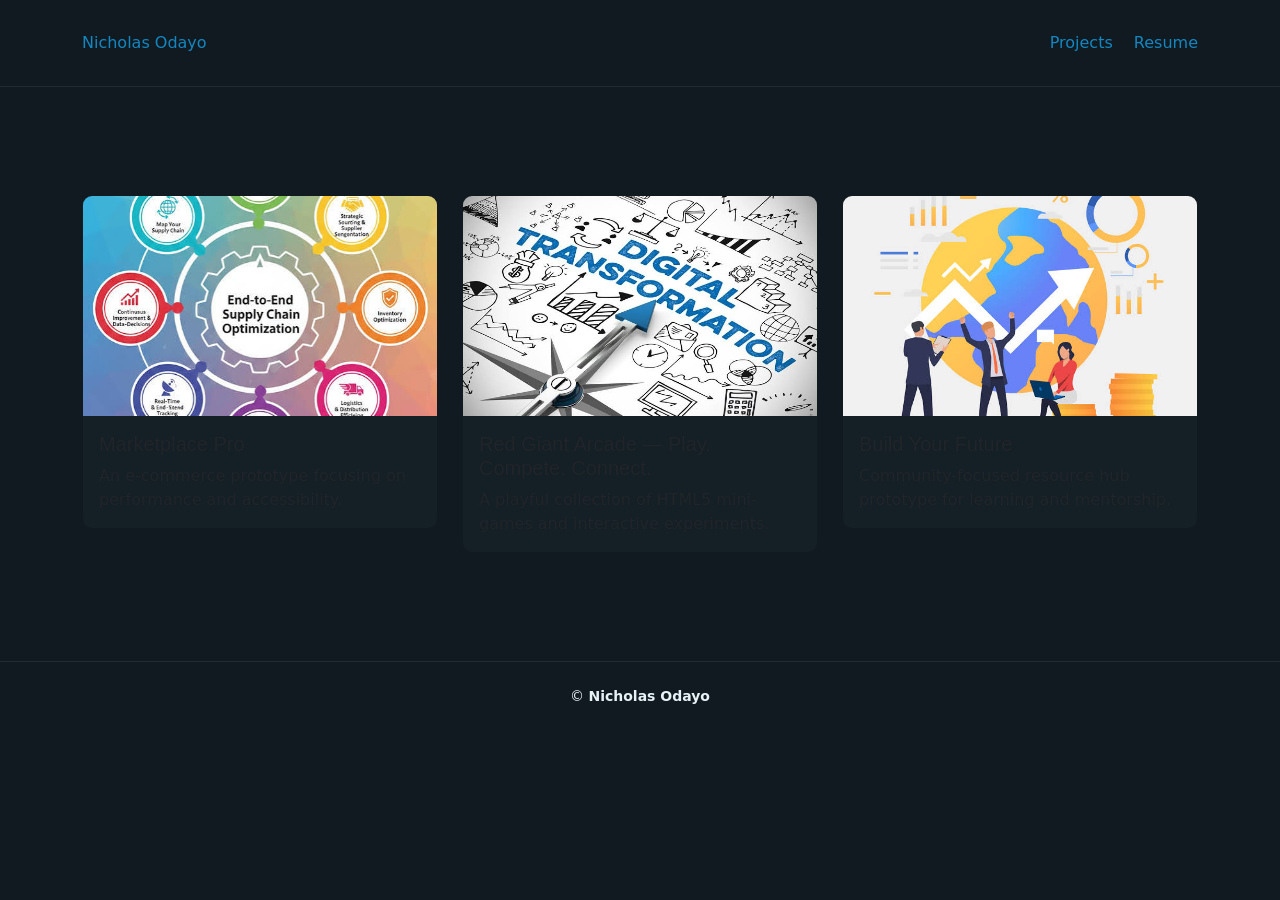
<file: project.html>
<!doctype html>
<html lang="en">
<head>
  <meta charset="utf-8">
  <meta name="viewport" content="width=device-width, initial-scale=1.0">
  <title>Project | Nicholas Odayo</title>
  <meta name="description" content="Project case study">
  <link href="assets/vendor/bootstrap/css/bootstrap.min.css" rel="stylesheet">
  <link href="assets/vendor/bootstrap-icons/bootstrap-icons.css" rel="stylesheet">
  <link href="assets/css/main.css" rel="stylesheet">
</head>
<body>

  <header class="header">
    <div class="container d-flex justify-content-between align-items-center py-3">
      <a href="index.html" class="sitename">Nicholas Odayo</a>
      <nav>
        <a href="portfolio.html">Projects</a>
        <a href="resume.html" class="ms-3">Resume</a>
      </nav>
    </div>
  </header>

  <main class="container my-5" id="project-main">
    <!-- Static project listing (dummy entries) shown when no slug provided -->
    <section class="projects-list">
      <div class="row g-4">
        <div class="col-md-6 col-lg-4">
          <article class="card project-card">
            <a href="project.html?slug=marketplace-pro" class="text-decoration-none text-dark">
              <img src="assets/img/portfolio/images (2).jpg" class="card-img-top" alt="Marketplace Pro screenshot">
              <div class="card-body">
                <h5 class="card-title">Marketplace Pro</h5>
                <p class="card-text">An e-commerce prototype focusing on performance and accessibility.</p>
              </div>
            </a>
          </article>
        </div>

        <div class="col-md-6 col-lg-4">
          <article class="card project-card">
            <a href="project.html?slug=red-giant-arcade" class="text-decoration-none text-dark">
              <img src="assets/img/portfolio/images (3).jpg" class="card-img-top" alt="Red Giant Arcade screenshot">
              <div class="card-body">
                <h5 class="card-title">Red Giant Arcade — Play. Compete. Connect.</h5>
                <p class="card-text">A playful collection of HTML5 mini-games and interactive experiments.</p>
              </div>
            </a>
          </article>
        </div>

        <div class="col-md-6 col-lg-4">
          <article class="card project-card">
            <a href="project.html?slug=build-ur-future" class="text-decoration-none text-dark">
              <img src="assets/img/portfolio/images (4).jpg" class="card-img-top" alt="Build Your Future screenshot">
              <div class="card-body">
                <h5 class="card-title">Build Your Future</h5>
                <p class="card-text">Community-focused resource hub prototype for learning and mentorship.</p>
              </div>
            </a>
          </article>
        </div>
      </div>
    </section>
  </main>

  <footer class="footer py-4">
    <div class="container text-center">© <strong>Nicholas Odayo</strong></div>
  </footer>

  <script src="assets/js/projects.js" defer></script>
  <script>
    // Read slug parameter and request detail render after DOM/content is ready
    document.addEventListener('DOMContentLoaded', function () {
      function getParam(name){
        const url = new URL(location.href);
        return url.searchParams.get(name);
      }
      const slug = getParam('slug');
      if (slug && typeof window.NO_loadProjectDetail === 'function') {
        window.NO_loadProjectDetail(decodeURIComponent(slug));
      } else {
        // No slug provided — keep the static project listing rendered in the HTML above.
      }
    });
  </script>

</body>
</html>
</file>
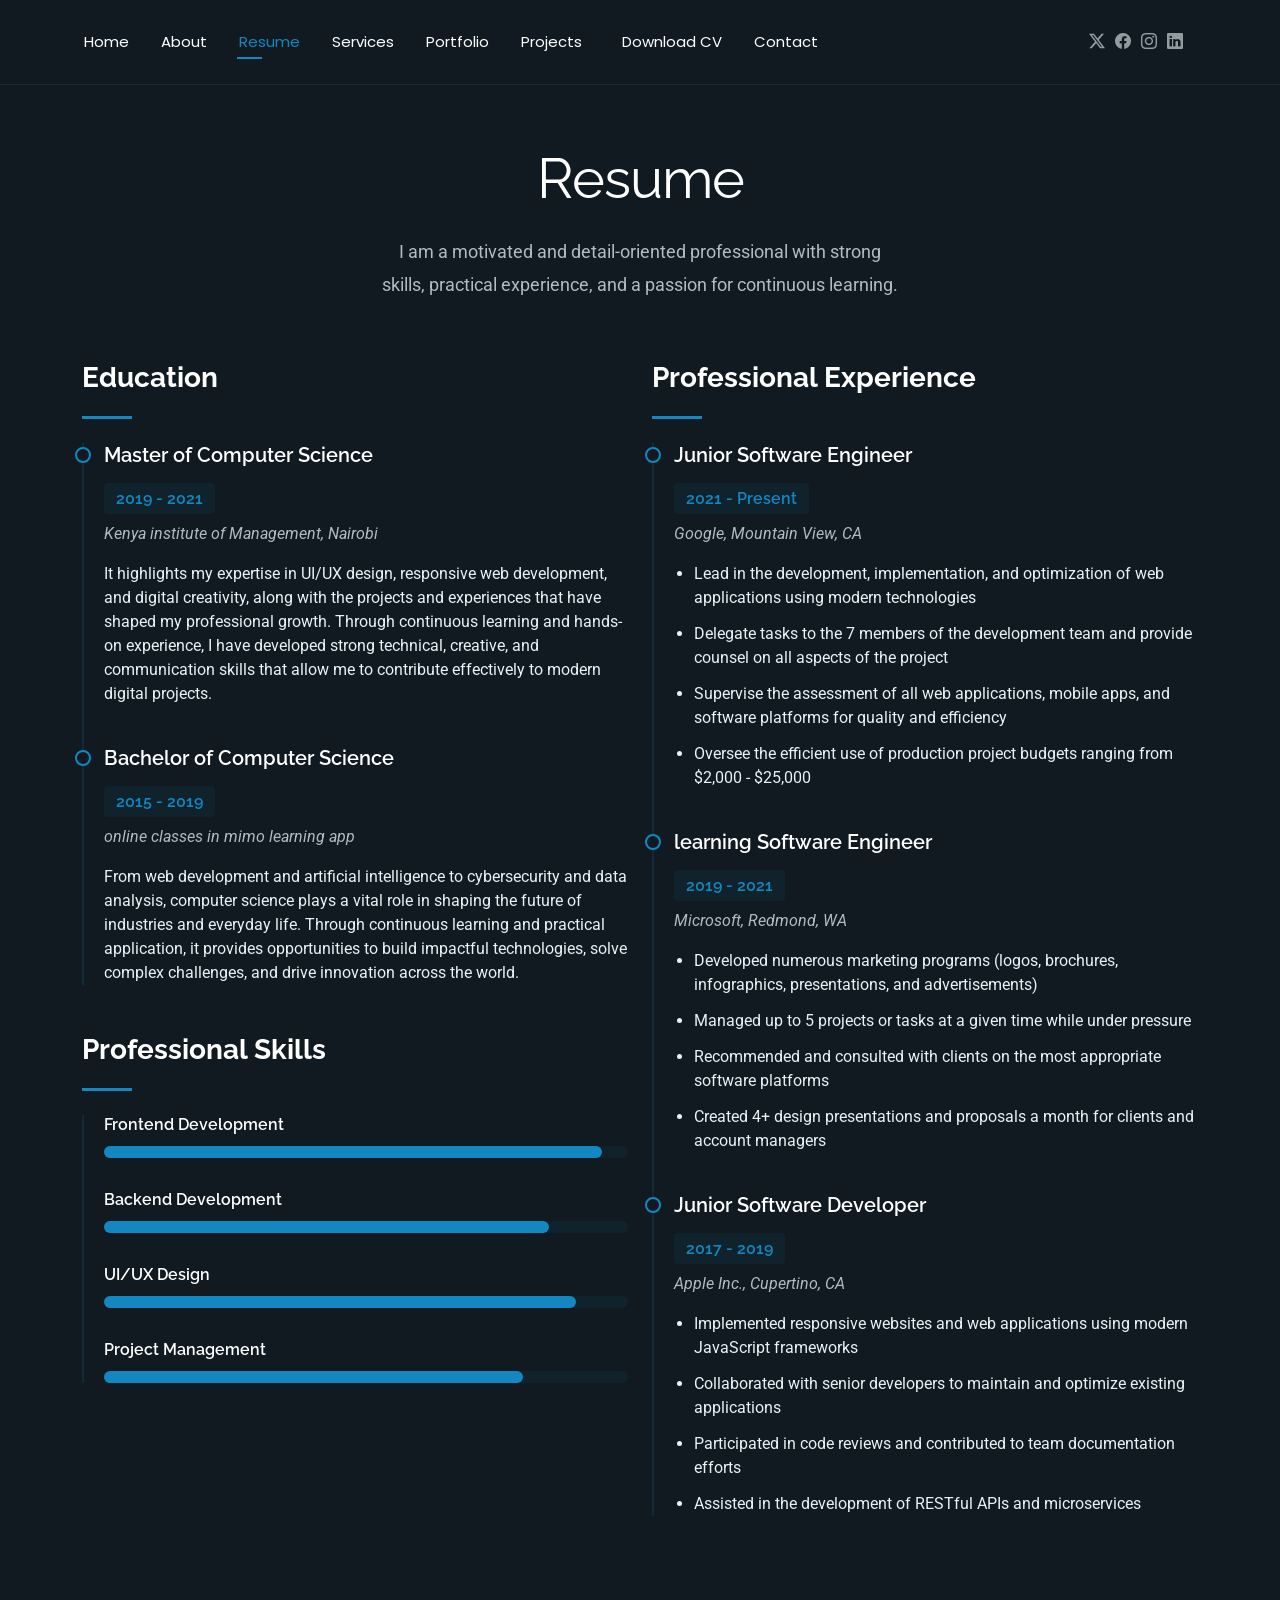
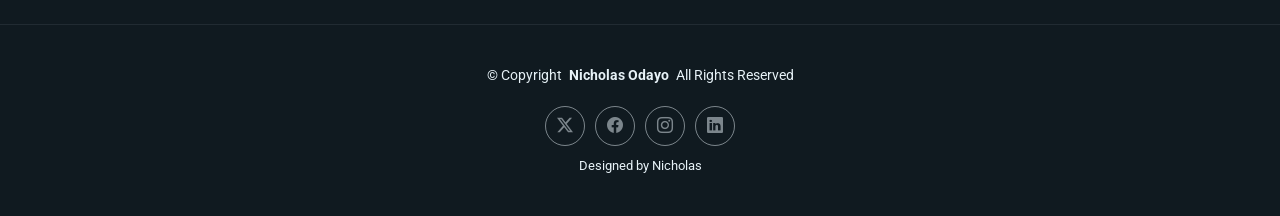
<file: resume.html>
<!DOCTYPE html>
<html lang="en">

<head>
  <meta charset="utf-8">
  <meta content="width=device-width, initial-scale=1.0" name="viewport">
  <title>Resume | Nicholas Odayo | Web Developer & Creative Technologist</title>
  <meta name="description" content="Resume and downloadable CV for Nicholas Odayo — Web Developer & Creative Technologist.">
  <meta name="keywords" content="">

  <!-- Fonts -->
  <link href="https://fonts.googleapis.com" rel="preconnect">
  <link href="https://fonts.gstatic.com" rel="preconnect" crossorigin>
  <link href="https://fonts.googleapis.com/css2?family=Roboto:ital,wght@0,100;0,300;0,400;0,500;0,700;0,900;1,100;1,300;1,400;1,500;1,700;1,900&family=Poppins:ital,wght@0,100;0,200;0,300;0,400;0,500;0,600;0,700;0,800;0,900;1,100;1,200;1,300;1,400;1,500;1,600;1,700;1,800;1,900&family=Raleway:ital,wght@0,100;0,200;0,300;0,400;0,500;0,600;0,700;0,800;0,900;1,100;1,200;1,300;1,400;1,500;1,600;1,700;1,800;1,900&display=swap" rel="stylesheet">

  <!-- Vendor CSS Files -->
  <link href="assets/vendor/bootstrap/css/bootstrap.min.css" rel="stylesheet">
  <link href="assets/vendor/bootstrap-icons/bootstrap-icons.css" rel="stylesheet">
  <link href="assets/vendor/aos/aos.css" rel="stylesheet">
  <link href="assets/vendor/swiper/swiper-bundle.min.css" rel="stylesheet">
  <link href="assets/vendor/glightbox/css/glightbox.min.css" rel="stylesheet">

  <!-- Main CSS File -->
  <link href="assets/css/main.css" rel="stylesheet">

</head>

<body class="resume-page">

  <header id="header" class="header d-flex align-items-center light-background sticky-top">
    <div class="container position-relative d-flex align-items-center justify-content-between">

      <nav id="navmenu" class="navmenu">
        <ul>
          <li><a href="index.html">Home</a></li>
          <li><a href="about.html">About</a></li>
          <li><a href="resume.html" class="active">Resume</a></li>
          <li><a href="services.html">Services</a></li>
          <li><a href="portfolio.html">Portfolio</a></li>
          <li><a href="project.html">Projects</a></li>
            <li><a href="resume.html" class="download-cv">Download CV</a></li>
          <li><a href="contact.html">Contact</a></li>
        </ul>
        <i class="mobile-nav-toggle d-xl-none bi bi-list"></i>
      </nav>

      <div class="header-social-links">
        <a href="#" class="twitter"><i class="bi bi-twitter-x"></i></a>
        <a href="#" class="facebook"><i class="bi bi-facebook"></i></a>
        <a href="#" class="instagram"><i class="bi bi-instagram"></i></a>
        <a href="#" class="linkedin"><i class="bi bi-linkedin"></i></a>
      </div>

    </div>
  </header>

  <main class="main">

    <!-- Resume Section -->
    <section id="resume" class="resume section">

      <!-- Section Title -->
      <div class="container section-title" data-aos="fade-up">
        <h2>Resume</h2>
        <p>I am a motivated and detail-oriented professional with strong skills, practical experience, and a passion for continuous learning.</p>
      </div><!-- End Section Title -->

      <div class="container" data-aos="fade-up" data-aos-delay="100">

        <div class="row">
          <div class="col-lg-6">

            <!-- Education Section -->
            <div class="resume-item" data-aos="fade-up">
              <h3 class="resume-title">Education</h3>

              <div class="resume-content">
                <article class="education-item">
                  <h4>Master of Computer Science</h4>
                  <h5>2019 - 2021</h5>
                  <p class="institution"><em>Kenya institute of Management, Nairobi</em></p>
                  <p>It highlights my expertise in UI/UX design, responsive web development, and digital creativity, along with the projects and experiences that have shaped my professional growth. 
                    Through continuous learning and hands-on experience, I have developed strong technical, creative, and communication skills that allow me to contribute effectively to modern digital projects.</p>
                </article>

                <article class="education-item">
                  <h4>Bachelor of Computer Science</h4>
                  <h5>2015 - 2019</h5>
                  <p class="institution"><em>online classes in mimo learning app</em></p>
                  <p>From web development and artificial intelligence to cybersecurity and data analysis, computer science plays a vital role in shaping the future of industries and everyday life. 
                    Through continuous learning and practical application, it provides opportunities to build impactful technologies, solve complex challenges, and drive innovation across the world.</p>
                </article>
              </div>
            </div><!-- End Education Section -->

            <!-- Professional Skills Section -->
            <div class="resume-item skills-animation" data-aos="fade-up">
              <h3 class="resume-title">Professional Skills</h3>

              <div class="resume-content">
                <div class="skill-item">
                  <h4>Frontend Development</h4>
                  <div class="progress">
                    <div class="progress-bar" role="progressbar" aria-valuenow="95" aria-valuemin="0" aria-valuemax="100"></div>
                  </div>
                </div>

                <div class="skill-item">
                  <h4>Backend Development</h4>
                  <div class="progress">
                    <div class="progress-bar" role="progressbar" aria-valuenow="85" aria-valuemin="0" aria-valuemax="100"></div>
                  </div>
                </div>

                <div class="skill-item">
                  <h4>UI/UX Design</h4>
                  <div class="progress">
                    <div class="progress-bar" role="progressbar" aria-valuenow="90" aria-valuemin="0" aria-valuemax="100"></div>
                  </div>
                </div>

                <div class="skill-item">
                  <h4>Project Management</h4>
                  <div class="progress">
                    <div class="progress-bar" role="progressbar" aria-valuenow="80" aria-valuemin="0" aria-valuemax="100"></div>
                  </div>
                </div>
              </div>
            </div><!-- End Professional Skills Section -->
          </div>

          <div class="col-lg-6">
            <!-- Experience Section -->
            <div class="resume-item" data-aos="fade-up" data-aos-delay="100">
              <h3 class="resume-title">Professional Experience</h3>

              <div class="resume-content">
                <article class="experience-item">
                  <h4>Junior Software Engineer</h4>
                  <h5>2021 - Present</h5>
                  <p class="company"><em>Google, Mountain View, CA</em></p>
                  <ul>
                    <li>Lead in the development, implementation, and optimization of web applications using modern technologies</li>
                    <li>Delegate tasks to the 7 members of the development team and provide counsel on all aspects of the project</li>
                    <li>Supervise the assessment of all web applications, mobile apps, and software platforms for quality and efficiency</li>
                    <li>Oversee the efficient use of production project budgets ranging from $2,000 - $25,000</li>
                  </ul>
                </article>

                <article class="experience-item">
                  <h4> learning Software Engineer</h4>
                  <h5>2019 - 2021</h5>
                  <p class="company"><em>Microsoft, Redmond, WA</em></p>
                  <ul>
                    <li>Developed numerous marketing programs (logos, brochures, infographics, presentations, and advertisements)</li>
                    <li>Managed up to 5 projects or tasks at a given time while under pressure</li>
                    <li>Recommended and consulted with clients on the most appropriate software platforms</li>
                    <li>Created 4+ design presentations and proposals a month for clients and account managers</li>
                  </ul>
                </article>

                <article class="experience-item">
                  <h4>Junior Software Developer</h4>
                  <h5>2017 - 2019</h5>
                  <p class="company"><em>Apple Inc., Cupertino, CA</em></p>
                  <ul>
                    <li>Implemented responsive websites and web applications using modern JavaScript frameworks</li>
                    <li>Collaborated with senior developers to maintain and optimize existing applications</li>
                    <li>Participated in code reviews and contributed to team documentation efforts</li>
                    <li>Assisted in the development of RESTful APIs and microservices</li>
                  </ul>
                </article>
              </div>
            </div><!-- End Experience Section -->
          </div>
        </div>

      </div>

    </section><!-- /Resume Section -->

  </main>

  <footer id="footer" class="footer">

    <div class="container">
      <div class="copyright text-center ">
        <p>© <span>Copyright</span> <strong class="px-1 sitename">Nicholas Odayo</strong> <span>All Rights Reserved<br></span></p>
      </div>
      <div class="social-links d-flex justify-content-center">
        <a href=""><i class="bi bi-twitter-x"></i></a>
        <a href=""><i class="bi bi-facebook"></i></a>
        <a href=""><i class="bi bi-instagram"></i></a>
        <a href=""><i class="bi bi-linkedin"></i></a>
      </div>
      <div class="credits">
        Designed by Nicholas 
      </div>
    </div>

  </footer>

  <!-- Scroll Top -->
  <a href="#" id="scroll-top" class="scroll-top d-flex align-items-center justify-content-center"><i class="bi bi-arrow-up-short"></i></a>

  <!-- Preloader -->
  <div id="preloader"></div>

  <!-- Vendor JS Files -->
  <script src="assets/vendor/bootstrap/js/bootstrap.bundle.min.js"></script>
  <script src="assets/vendor/php-email-form/validate.js"></script>
  <script src="assets/vendor/aos/aos.js"></script>
  <script src="assets/vendor/typed.js/typed.umd.js"></script>
  <script src="assets/vendor/waypoints/noframework.waypoints.js"></script>
  <script src="assets/vendor/purecounter/purecounter_vanilla.js"></script>
  <script src="assets/vendor/swiper/swiper-bundle.min.js"></script>
  <script src="assets/vendor/imagesloaded/imagesloaded.pkgd.min.js"></script>
  <script src="assets/vendor/isotope-layout/isotope.pkgd.min.js"></script>
  <script src="assets/vendor/glightbox/js/glightbox.min.js"></script>

  <!-- Main JS File -->
  <script src="assets/js/main.js"></script>

</body>

</html>
</file>
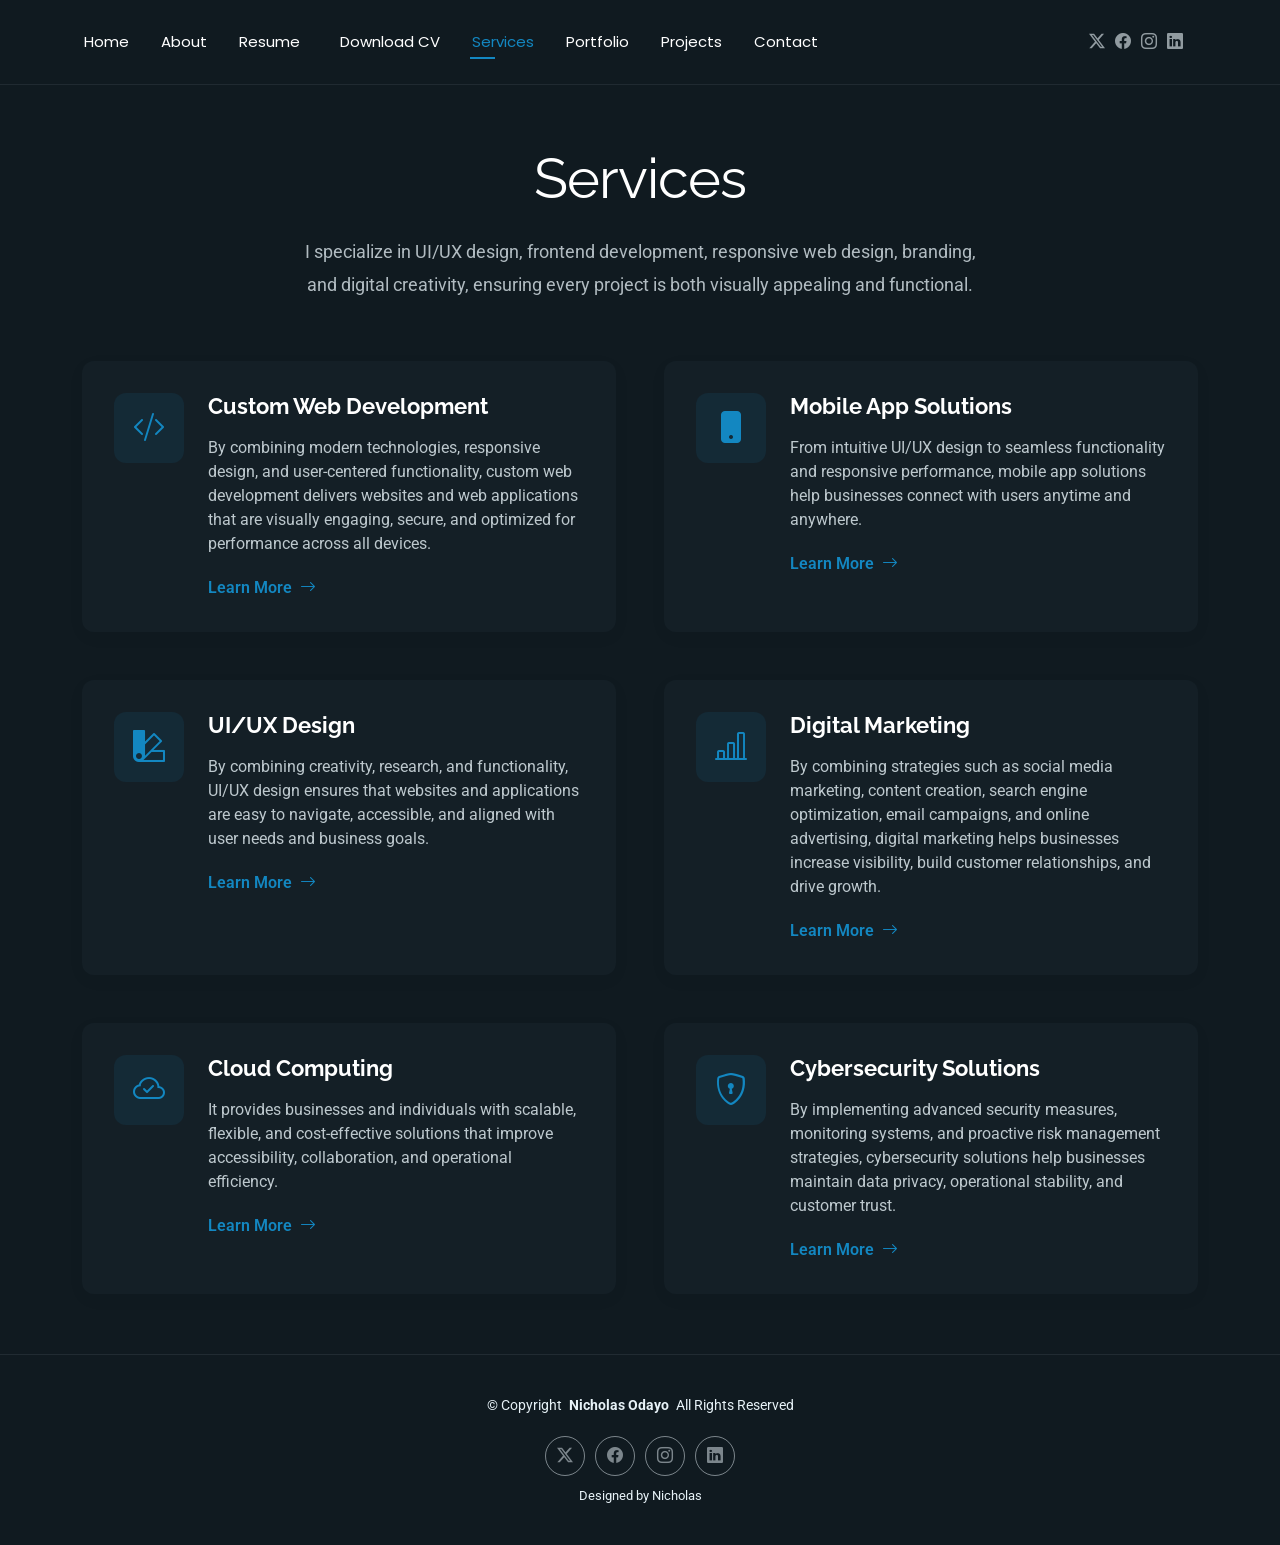
<file: services.html>
<!DOCTYPE html>
<html lang="en">

<head>
  <meta charset="utf-8">
  <meta content="width=device-width, initial-scale=1.0" name="viewport">
  <title>Services | Nicholas Odayo</title>
  <meta name="description" content="Services offered by Nicholas Odayo — web development, UI/UX design, and website optimization.">
  <meta name="keywords" content="">

  <!-- Fonts -->
  <link href="https://fonts.googleapis.com" rel="preconnect">
  <link href="https://fonts.gstatic.com" rel="preconnect" crossorigin>
  <link href="https://fonts.googleapis.com/css2?family=Roboto:ital,wght@0,100;0,300;0,400;0,500;0,700;0,900;1,100;1,300;1,400;1,500;1,700;1,900&family=Poppins:ital,wght@0,100;0,200;0,300;0,400;0,500;0,600;0,700;0,800;0,900;1,100;1,200;1,300;1,400;1,500;1,600;1,700;1,800;1,900&family=Raleway:ital,wght@0,100;0,200;0,300;0,400;0,500;0,600;0,700;0,800;0,900;1,100;1,200;1,300;1,400;1,500;1,600;1,700;1,800;1,900&display=swap" rel="stylesheet">

  <!-- Vendor CSS Files -->
  <link href="assets/vendor/bootstrap/css/bootstrap.min.css" rel="stylesheet">
  <link href="assets/vendor/bootstrap-icons/bootstrap-icons.css" rel="stylesheet">
  <link href="assets/vendor/aos/aos.css" rel="stylesheet">
  <link href="assets/vendor/swiper/swiper-bundle.min.css" rel="stylesheet">
  <link href="assets/vendor/glightbox/css/glightbox.min.css" rel="stylesheet">

  <!-- Main CSS File -->
  <link href="assets/css/main.css" rel="stylesheet">

</head>

<body class="services-page">

  <header id="header" class="header d-flex align-items-center light-background sticky-top">
    <div class="container position-relative d-flex align-items-center justify-content-between">

      <nav id="navmenu" class="navmenu">
        <ul>
          <li><a href="index.html">Home</a></li>
          <li><a href="about.html">About</a></li>
          <li><a href="resume.html">Resume</a></li>
          <li><a href="resume.html" class="download-cv">Download CV</a></li>
          <li><a href="services.html" class="active">Services</a></li>
          <li><a href="portfolio.html">Portfolio</a></li>
          <li><a href="project.html">Projects</a></li>
          <li><a href="contact.html">Contact</a></li>
        </ul>
        <i class="mobile-nav-toggle d-xl-none bi bi-list"></i>
      </nav>

      <div class="header-social-links">
        <a href="#" class="twitter"><i class="bi bi-twitter-x"></i></a>
        <a href="#" class="facebook"><i class="bi bi-facebook"></i></a>
        <a href="#" class="instagram"><i class="bi bi-instagram"></i></a>
        <a href="#" class="linkedin"><i class="bi bi-linkedin"></i></a>
      </div>

    </div>
  </header>

  <main class="main">

    <!-- Services Section -->
    <section id="services" class="services section">

      <!-- Section Title -->
      <div class="container section-title" data-aos="fade-up">
        <h2>Services</h2>
        <p>I specialize in UI/UX design, frontend development, responsive web design, branding, and digital creativity, ensuring every project is both visually appealing and functional.</p>
      </div><!-- End Section Title -->

      <div class="container" data-aos="fade-up" data-aos-delay="100">

        <div class="row justify-content-center g-5">

          <div class="col-md-6" data-aos="fade-right" data-aos-delay="100">
            <div class="service-item">
              <div class="service-icon">
                <i class="bi bi-code-slash"></i>
              </div>
              <div class="service-content">
                <h3>Custom Web Development</h3>
                <p>By combining modern technologies, responsive design, and user-centered functionality, custom web development delivers websites and web applications that are visually engaging, secure, and optimized for performance across all devices.</p>
                <a href="service-details.html" class="service-link">
                  <span>Learn More</span>
                  <i class="bi bi-arrow-right"></i>
                </a>
              </div>
            </div>
          </div><!-- End Service Item -->

          <div class="col-md-6" data-aos="fade-left" data-aos-delay="100">
            <div class="service-item">
              <div class="service-icon">
                <i class="bi bi-phone-fill"></i>
              </div>
              <div class="service-content">
                <h3>Mobile App Solutions</h3>
                <p>From intuitive UI/UX design to seamless functionality and responsive performance, mobile app solutions help businesses connect with users anytime and anywhere.</p>
                <a href="service-details.html" class="service-link">
                  <span>Learn More</span>
                  <i class="bi bi-arrow-right"></i>
                </a>
              </div>
            </div>
          </div><!-- End Service Item -->

          <div class="col-md-6" data-aos="fade-right" data-aos-delay="200">
            <div class="service-item">
              <div class="service-icon">
                <i class="bi bi-palette2"></i>
              </div>
              <div class="service-content">
                <h3>UI/UX Design</h3>
                <p>By combining creativity, research, and functionality, UI/UX design ensures that websites and applications are easy to navigate, accessible, and aligned with user needs and business goals.</p>
                <a href="service-details.html" class="service-link">
                  <span>Learn More</span>
                  <i class="bi bi-arrow-right"></i>
                </a>
              </div>
            </div>
          </div><!-- End Service Item -->

          <div class="col-md-6" data-aos="fade-left" data-aos-delay="200">
            <div class="service-item">
              <div class="service-icon">
                <i class="bi bi-bar-chart-line"></i>
              </div>
              <div class="service-content">
                <h3>Digital Marketing</h3>
                <p>By combining strategies such as social media marketing, content creation, search engine optimization, email campaigns, and online advertising, digital marketing helps businesses increase visibility, build customer relationships, and drive growth.</p>
                <a href="service-details.html" class="service-link">
                  <span>Learn More</span>
                  <i class="bi bi-arrow-right"></i>
                </a>
              </div>
            </div>
          </div><!-- End Service Item -->

          <div class="col-md-6" data-aos="fade-right" data-aos-delay="300">
            <div class="service-item">
              <div class="service-icon">
                <i class="bi bi-cloud-check"></i>
              </div>
              <div class="service-content">
                <h3>Cloud Computing</h3>
                <p>It provides businesses and individuals with scalable, flexible, and cost-effective solutions that improve accessibility, collaboration, and operational efficiency.</p>
                <a href="service-details.html" class="service-link">
                  <span>Learn More</span>
                  <i class="bi bi-arrow-right"></i>
                </a>
              </div>
            </div>
          </div><!-- End Service Item -->

          <div class="col-md-6" data-aos="fade-left" data-aos-delay="300">
            <div class="service-item">
              <div class="service-icon">
                <i class="bi bi-shield-lock"></i>
              </div>
              <div class="service-content">
                <h3>Cybersecurity Solutions</h3>
                <p>By implementing advanced security measures, monitoring systems, and proactive risk management strategies, cybersecurity solutions help businesses maintain data privacy, operational stability, and customer trust.</p>
                <a href="service-details.html" class="service-link">
                  <span>Learn More</span>
                  <i class="bi bi-arrow-right"></i>
                </a>
              </div>
            </div>
          </div><!-- End Service Item -->

        </div>

      </div>

    </section><!-- /Services Section -->

  </main>

  <footer id="footer" class="footer">

    <div class="container">
      <div class="copyright text-center ">
        <p>© <span>Copyright</span> <strong class="px-1 sitename">Nicholas Odayo</strong> <span>All Rights Reserved<br></span></p>
      </div>
      <div class="social-links d-flex justify-content-center">
        <a href=""><i class="bi bi-twitter-x"></i></a>
        <a href=""><i class="bi bi-facebook"></i></a>
        <a href=""><i class="bi bi-instagram"></i></a>
        <a href=""><i class="bi bi-linkedin"></i></a>
      </div>
      <div class="credits">
       
        Designed by Nicholas
      </div>
    </div>

  </footer>

  <!-- Scroll Top -->
  <a href="#" id="scroll-top" class="scroll-top d-flex align-items-center justify-content-center"><i class="bi bi-arrow-up-short"></i></a>

  <!-- Preloader -->
  <div id="preloader"></div>

  <!-- Vendor JS Files -->
  <script src="assets/vendor/bootstrap/js/bootstrap.bundle.min.js"></script>
  <script src="assets/vendor/php-email-form/validate.js"></script>
  <script src="assets/vendor/aos/aos.js"></script>
  <script src="assets/vendor/typed.js/typed.umd.js"></script>
  <script src="assets/vendor/waypoints/noframework.waypoints.js"></script>
  <script src="assets/vendor/purecounter/purecounter_vanilla.js"></script>
  <script src="assets/vendor/swiper/swiper-bundle.min.js"></script>
  <script src="assets/vendor/imagesloaded/imagesloaded.pkgd.min.js"></script>
  <script src="assets/vendor/isotope-layout/isotope.pkgd.min.js"></script>
  <script src="assets/vendor/glightbox/js/glightbox.min.js"></script>

  <!-- Main JS File -->
  <script src="assets/js/main.js"></script>

</body>

</html>
</file>
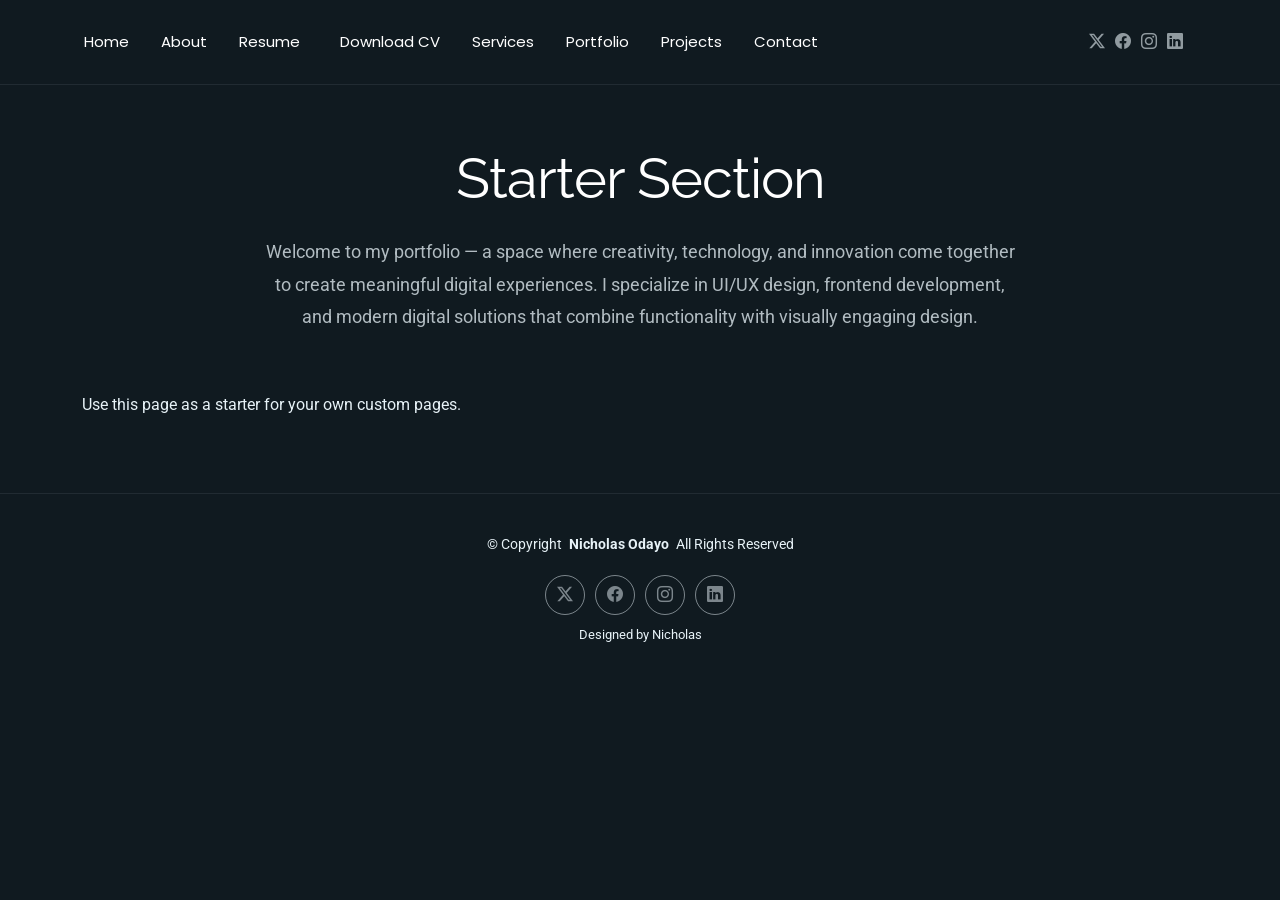
<file: starter-page.html>
<!DOCTYPE html>
<html lang="en">

<head>
  <meta charset="utf-8">
  <meta content="width=device-width, initial-scale=1.0" name="viewport">
  <title>Starter | Nicholas Odayo</title>
  <meta name="description" content="Starter page for Nicholas Odayo portfolio.">
  <meta name="keywords" content="">

  <!-- Fonts -->
  <link href="https://fonts.googleapis.com" rel="preconnect">
  <link href="https://fonts.gstatic.com" rel="preconnect" crossorigin>
  <link href="https://fonts.googleapis.com/css2?family=Roboto:ital,wght@0,100;0,300;0,400;0,500;0,700;0,900;1,100;1,300;1,400;1,500;1,700;1,900&family=Poppins:ital,wght@0,100;0,200;0,300;0,400;0,500;0,600;0,700;0,800;0,900;1,100;1,200;1,300;1,400;1,500;1,600;1,700;1,800;1,900&family=Raleway:ital,wght@0,100;0,200;0,300;0,400;0,500;0,600;0,700;0,800;0,900;1,100;1,200;1,300;1,400;1,500;1,600;1,700;1,800;1,900&display=swap" rel="stylesheet">

  <!-- Vendor CSS Files -->
  <link href="assets/vendor/bootstrap/css/bootstrap.min.css" rel="stylesheet">
  <link href="assets/vendor/bootstrap-icons/bootstrap-icons.css" rel="stylesheet">
  <link href="assets/vendor/aos/aos.css" rel="stylesheet">
  <link href="assets/vendor/swiper/swiper-bundle.min.css" rel="stylesheet">
  <link href="assets/vendor/glightbox/css/glightbox.min.css" rel="stylesheet">

  <!-- Main CSS File -->
  <link href="assets/css/main.css" rel="stylesheet">

</head>

<body class="starter-page-page">

  <header id="header" class="header d-flex align-items-center light-background sticky-top">
    <div class="container position-relative d-flex align-items-center justify-content-between">

      <nav id="navmenu" class="navmenu">
        <ul>
          <li><a href="index.html">Home</a></li>
          <li><a href="about.html">About</a></li>
          <li><a href="resume.html">Resume</a></li>
          <li><a href="resume.html" class="download-cv">Download CV</a></li>
          <li><a href="services.html">Services</a></li>
          <li><a href="portfolio.html">Portfolio</a></li>
          <li><a href="project.html">Projects</a></li>
          <li><a href="contact.html">Contact</a></li>
        </ul>
        <i class="mobile-nav-toggle d-xl-none bi bi-list"></i>
      </nav>

      <div class="header-social-links">
        <a href="#" class="twitter"><i class="bi bi-twitter-x"></i></a>
        <a href="#" class="facebook"><i class="bi bi-facebook"></i></a>
        <a href="#" class="instagram"><i class="bi bi-instagram"></i></a>
        <a href="#" class="linkedin"><i class="bi bi-linkedin"></i></a>
      </div>

    </div>
  </header>

  <main class="main">

    <!-- Starter Section Section -->
    <section id="starter-section" class="starter-section section">

      <!-- Section Title -->
      <div class="container section-title" data-aos="fade-up">
        <h2>Starter Section</h2>
        <p>Welcome to my portfolio — a space where creativity, technology, and innovation come together to create meaningful digital experiences. I specialize in UI/UX design, frontend development, and modern digital solutions that combine functionality with visually engaging design.</p>
      </div><!-- End Section Title -->

      <div class="container" data-aos="fade-up">
        <p>Use this page as a starter for your own custom pages.</p>
      </div>

    </section><!-- /Starter Section Section -->

  </main>

  <footer id="footer" class="footer">

    <div class="container">
      <div class="copyright text-center ">
        <p>© <span>Copyright</span> <strong class="px-1 sitename">Nicholas Odayo</strong> <span>All Rights Reserved<br></span></p>
      </div>
      <div class="social-links d-flex justify-content-center">
        <a href=""><i class="bi bi-twitter-x"></i></a>
        <a href=""><i class="bi bi-facebook"></i></a>
        <a href=""><i class="bi bi-instagram"></i></a>
        <a href=""><i class="bi bi-linkedin"></i></a>
      </div>
      <div class="credits">
        Designed by Nicholas
      </div>
    </div>

  </footer>

  <!-- Scroll Top -->
  <a href="#" id="scroll-top" class="scroll-top d-flex align-items-center justify-content-center"><i class="bi bi-arrow-up-short"></i></a>

  <!-- Preloader -->
  <div id="preloader"></div>

  <!-- Vendor JS Files -->
  <script src="assets/vendor/bootstrap/js/bootstrap.bundle.min.js"></script>
  <script src="assets/vendor/php-email-form/validate.js"></script>
  <script src="assets/vendor/aos/aos.js"></script>
  <script src="assets/vendor/typed.js/typed.umd.js"></script>
  <script src="assets/vendor/waypoints/noframework.waypoints.js"></script>
  <script src="assets/vendor/purecounter/purecounter_vanilla.js"></script>
  <script src="assets/vendor/swiper/swiper-bundle.min.js"></script>
  <script src="assets/vendor/imagesloaded/imagesloaded.pkgd.min.js"></script>
  <script src="assets/vendor/isotope-layout/isotope.pkgd.min.js"></script>
  <script src="assets/vendor/glightbox/js/glightbox.min.js"></script>

  <!-- Main JS File -->
  <script src="assets/js/main.js"></script>

</body>

</html>
</file>
<file: assets/css/main.css>
/**
 * Project: Portfolio — Nicholas Odayo
 * Styles: Global design tokens and component styles
 * Notes: Base vendor attributions remain in vendor files.
 */

/*--------------------------------------------------------------
# Font & Color Variables
# Help: https://bootstrapmade.com/color-system/
--------------------------------------------------------------*/
/* Fonts */
:root {
  --default-font: "Roboto",  system-ui, -apple-system, "Segoe UI", Roboto, "Helvetica Neue", Arial, "Noto Sans", "Liberation Sans", sans-serif, "Apple Color Emoji", "Segoe UI Emoji", "Segoe UI Symbol", "Noto Color Emoji";
  --heading-font: "Raleway",  sans-serif;
  --nav-font: "Poppins",  sans-serif;
}

/* Global Colors - The following color variables are used throughout the website. Updating them here will change the color scheme of the entire website */
:root { 
  --background-color: #101a20; /* Background color for the entire website, including individual sections */
  --default-color: #e7f2f7; /* Default color used for the majority of the text content across the entire website */
  --heading-color: #ffffff; /* Color for headings, subheadings and title throughout the website */
  --accent-color: #1387c1; /* Accent color that represents your brand on the website. It's used for buttons, links, and other elements that need to stand out */
  --surface-color: #141f26; /* The surface color is used as a background of boxed elements within sections, such as cards, icon boxes, or other elements that require a visual separation from the global background. */
  --contrast-color: #ffffff; /* Contrast color for text, ensuring readability against backgrounds of accent, heading, or default colors. */
}

/* Nav Menu Colors - The following color variables are used specifically for the navigation menu. They are separate from the global colors to allow for more customization options */
:root {
  --nav-color: #ffffff;  /* The default color of the main navmenu links */
  --nav-hover-color: #1387c1; /* Applied to main navmenu links when they are hovered over or active */
  --nav-mobile-background-color: #213642; /* Used as the background color for mobile navigation menu */
  --nav-dropdown-background-color: #051117; /* Used as the background color for dropdown items that appear when hovering over primary navigation items */
  --nav-dropdown-color: #e7f2f7; /* Used for navigation links of the dropdown items in the navigation menu. */
  --nav-dropdown-hover-color: #1387c1; /* Similar to --nav-hover-color, this color is applied to dropdown navigation links when they are hovered over. */
}

/* Color Presets - These classes override global colors when applied to any section or element, providing reuse of the sam color scheme. */

.light-background {
  --background-color: #142027;
  --surface-color: #325264;
}

.dark-background {
  --background-color: #0b1419;
  --default-color: #ffffff;
  --heading-color: #ffffff;
  --surface-color: #252525;
  --contrast-color: #ffffff;
}

/* Smooth scroll */
:root {
  scroll-behavior: smooth;
}

/*--------------------------------------------------------------
# General Styling & Shared Classes
--------------------------------------------------------------*/
body {
  color: var(--default-color);
  background-color: var(--background-color);
  font-family: var(--default-font);
}

a {
  color: var(--accent-color);
  text-decoration: none;
  transition: 0.3s;
}

a:hover {
  color: color-mix(in srgb, var(--accent-color), transparent 25%);
  text-decoration: none;
}

h1,
h2,
h3,
h4,
h5,
h6 {
  color: var(--heading-color);
  font-family: var(--heading-font);
}

/* PHP Email Form Messages
------------------------------*/
.php-email-form .error-message {
  display: none;
  background: #df1529;
  color: #ffffff;
  text-align: left;
  padding: 15px;
  margin-bottom: 24px;
  font-weight: 600;
}

.php-email-form .sent-message {
  display: none;
  color: #ffffff;
  background: #059652;
  text-align: center;
  padding: 15px;
  margin-bottom: 24px;
  font-weight: 600;
}

.php-email-form .loading {
  display: none;
  background: var(--surface-color);
  text-align: center;
  padding: 15px;
  margin-bottom: 24px;
}

.php-email-form .loading:before {
  content: "";
  display: inline-block;
  border-radius: 50%;
  width: 24px;
  height: 24px;
  margin: 0 10px -6px 0;
  border: 3px solid var(--accent-color);
  border-top-color: var(--surface-color);
  animation: php-email-form-loading 1s linear infinite;
}

@keyframes php-email-form-loading {
  0% {
    transform: rotate(0deg);
  }

  100% {
    transform: rotate(360deg);
  }
}

/*--------------------------------------------------------------
# Global Header
--------------------------------------------------------------*/
.header {
  --background-color: rgba(255, 255, 255, 0);
  color: var(--default-color);
  background-color: var(--background-color);
  padding: 15px 0;
  transition: all 0.5s;
  z-index: 997;
  border-bottom: 1px solid color-mix(in srgb, var(--default-color), transparent 92%);
}

.header .logo {
  line-height: 1;
}

.header .logo img {
  max-height: 36px;
  margin-right: 8px;
}

.header .logo h1 {
  font-size: 32px;
  margin: 0;
  font-weight: 400;
  color: var(--heading-color);
}

.header .header-social-links {
  padding-right: 15px;
}

.header .header-social-links a {
  color: color-mix(in srgb, var(--default-color), transparent 40%);
  padding-left: 6px;
  display: inline-block;
  transition: 0.3s;
  font-size: 16px;
}

.header .header-social-links a:hover {
  color: var(--default-color);
}

.header .header-social-links a i {
  line-height: 0px;
}

@media (max-width: 1200px) {
  .header .logo {
    order: 1;
  }

  .header .header-social-links {
    order: 2;
  }

  .header .navmenu {
    order: 3;
  }
}

/* Global Header on Scroll
------------------------------*/
.scrolled .header {
  --background-color: rgba(16, 26, 32, 0.9);
}

/*--------------------------------------------------------------
# Navigation Menu
--------------------------------------------------------------*/
/* Desktop Navigation */
@media (min-width: 1200px) {
  .navmenu {
    padding: 0;
  }

  .navmenu ul {
    margin: 0;
    padding: 0;
    display: flex;
    list-style: none;
    align-items: center;
  }

  .navmenu li {
    position: relative;
  }

  .navmenu>ul>li {
    white-space: nowrap;
    padding: 15px 28px 15px 0;
  }

  .navmenu>ul>li:last-child {
    padding-right: 0;
  }

  .navmenu a,
  .navmenu a:focus {
    color: var(--nav-color);
    font-size: 15px;
    padding: 0 2px;
    font-family: var(--nav-font);
    font-weight: 400;
    display: flex;
    align-items: center;
    justify-content: space-between;
    white-space: nowrap;
    transition: 0.3s;
    position: relative;
  }

  .navmenu a i,
  .navmenu a:focus i {
    font-size: 12px;
    line-height: 0;
    margin-left: 5px;
    transition: 0.3s;
  }

  .navmenu>ul>li>a:before {
    content: "";
    position: absolute;
    height: 2px;
    bottom: -6px;
    left: 0;
    background-color: var(--nav-hover-color);
    visibility: hidden;
    width: 0px;
    transition: all 0.3s ease-in-out 0s;
  }

  .navmenu a:hover:before,
  .navmenu li:hover>a:before,
  .navmenu .active:before {
    visibility: visible;
    width: 25px;
  }

  .navmenu li:hover>a,
  .navmenu .active,
  .navmenu .active:focus {
    color: var(--nav-hover-color);
  }

  .navmenu .dropdown ul {
    margin: 0;
    padding: 10px 0;
    background: var(--nav-dropdown-background-color);
    display: block;
    position: absolute;
    visibility: hidden;
    left: -5px;
    top: 130%;
    opacity: 0;
    transition: 0.3s;
    border-radius: 4px;
    z-index: 99;
    box-shadow: 0px 0px 30px rgba(0, 0, 0, 0.1);
  }

  .navmenu .dropdown ul li {
    min-width: 200px;
  }

  .navmenu .dropdown ul a {
    padding: 10px 20px;
    font-size: 15px;
    text-transform: none;
    color: var(--nav-dropdown-color);
  }

  .navmenu .dropdown ul a i {
    font-size: 12px;
  }

  .navmenu .dropdown ul a:hover,
  .navmenu .dropdown ul .active:hover,
  .navmenu .dropdown ul li:hover>a {
    color: var(--nav-dropdown-hover-color);
  }

  .navmenu .dropdown:hover>ul {
    opacity: 1;
    top: 100%;
    visibility: visible;
  }

  .navmenu .dropdown .dropdown ul {
    top: 0;
    left: -90%;
    visibility: hidden;
  }

  .navmenu .dropdown .dropdown:hover>ul {
    opacity: 1;
    top: 0;
    left: -100%;
    visibility: visible;
  }
}

/* Mobile Navigation */
@media (max-width: 1199px) {
  .mobile-nav-toggle {
    color: var(--nav-color);
    font-size: 28px;
    line-height: 0;
    margin-right: 10px;
    cursor: pointer;
    transition: color 0.3s;
  }

  .navmenu {
    padding: 0;
    z-index: 9997;
  }

  .navmenu ul {
    display: none;
    list-style: none;
    position: absolute;
    inset: 60px 20px 20px 20px;
    padding: 10px 0;
    margin: 0;
    border-radius: 6px;
    background-color: var(--nav-mobile-background-color);
    border: 1px solid color-mix(in srgb, var(--default-color), transparent 90%);
    box-shadow: none;
    overflow-y: auto;
    transition: 0.3s;
    z-index: 9998;
  }

  .navmenu a,
  .navmenu a:focus {
    color: var(--nav-dropdown-color);
    padding: 10px 20px;
    font-family: var(--nav-font);
    font-size: 17px;
    font-weight: 500;
    display: flex;
    align-items: center;
    justify-content: space-between;
    white-space: nowrap;
    transition: 0.3s;
  }

  .navmenu a i,
  .navmenu a:focus i {
    font-size: 12px;
    line-height: 0;
    margin-left: 5px;
    width: 30px;
    height: 30px;
    display: flex;
    align-items: center;
    justify-content: center;
    border-radius: 50%;
    transition: 0.3s;
    background-color: color-mix(in srgb, var(--accent-color), transparent 90%);
  }

  .navmenu a i:hover,
  .navmenu a:focus i:hover {
    background-color: var(--accent-color);
    color: var(--contrast-color);
  }

  .navmenu a:hover,
  .navmenu .active,
  .navmenu .active:focus {
    color: var(--nav-dropdown-hover-color);
  }

  .navmenu .active i,
  .navmenu .active:focus i {
    background-color: var(--accent-color);
    color: var(--contrast-color);
    transform: rotate(180deg);
  }

  .navmenu .dropdown ul {
    position: static;
    display: none;
    z-index: 99;
    padding: 10px 0;
    margin: 10px 20px;
    background-color: var(--nav-dropdown-background-color);
    transition: all 0.5s ease-in-out;
  }

  .navmenu .dropdown ul ul {
    background-color: rgba(33, 37, 41, 0.1);
  }

  .navmenu .dropdown>.dropdown-active {
    display: block;
    background-color: rgba(33, 37, 41, 0.03);
  }

  .mobile-nav-active {
    overflow: hidden;
  }

  .mobile-nav-active .mobile-nav-toggle {
    color: #fff;
    position: absolute;
    font-size: 32px;
    top: 15px;
    right: 15px;
    margin-right: 0;
    z-index: 9999;
  }

  .mobile-nav-active .navmenu {
    position: fixed;
    overflow: hidden;
    inset: 0;
    background: rgba(33, 37, 41, 0.8);
    transition: 0.3s;
  }

  .mobile-nav-active .navmenu>ul {
    display: block;
  }
}

/*--------------------------------------------------------------
# Global Footer
--------------------------------------------------------------*/
.footer {
  color: var(--default-color);
  background-color: var(--background-color);
  font-size: 14px;
  padding: 40px 0;
  position: relative;
  border-top: 1px solid color-mix(in srgb, var(--default-color), transparent 92%);
}

.footer .copyright p {
  margin-bottom: 0;
}

.footer .social-links {
  margin-top: 20px;
}

.footer .social-links a {
  display: flex;
  align-items: center;
  justify-content: center;
  width: 40px;
  height: 40px;
  border-radius: 50%;
  border: 1px solid color-mix(in srgb, var(--default-color), transparent 50%);
  font-size: 16px;
  color: color-mix(in srgb, var(--default-color), transparent 50%);
  margin: 0 5px;
  transition: 0.3s;
}

.footer .social-links a:hover {
  color: var(--accent-color);
  border-color: var(--accent-color);
}

.footer .credits {
  margin-top: 10px;
  font-size: 13px;
  text-align: center;
}

/*--------------------------------------------------------------
# Preloader
--------------------------------------------------------------*/
#preloader {
  position: fixed;
  inset: 0;
  z-index: 9999;
  overflow: hidden;
  background-color: var(--background-color);
  transition: all 0.6s ease-out;
  width: 100%;
  height: 100vh;
}

#preloader:before,
#preloader:after {
  content: "";
  position: absolute;
  border: 4px solid var(--accent-color);
  border-radius: 50%;
  animation: animate-preloader 2s cubic-bezier(0, 0.2, 0.8, 1) infinite;
}

#preloader:after {
  animation-delay: -0.5s;
}

@keyframes animate-preloader {
  0% {
    width: 10px;
    height: 10px;
    top: calc(50% - 5px);
    left: calc(50% - 5px);
    opacity: 1;
  }

  100% {
    width: 72px;
    height: 72px;
    top: calc(50% - 36px);
    left: calc(50% - 36px);
    opacity: 0;
  }
}

/*--------------------------------------------------------------
# Scroll Top Button
--------------------------------------------------------------*/
.scroll-top {
  position: fixed;
  visibility: hidden;
  opacity: 0;
  right: 15px;
  bottom: -15px;
  z-index: 99999;
  background-color: var(--accent-color);
  width: 44px;
  height: 44px;
  border-radius: 50px;
  transition: all 0.4s;
}

.scroll-top i {
  font-size: 24px;
  color: var(--contrast-color);
  line-height: 0;
}

.scroll-top:hover {
  background-color: color-mix(in srgb, var(--accent-color), transparent 20%);
  color: var(--contrast-color);
}

.scroll-top.active {
  visibility: visible;
  opacity: 1;
  bottom: 15px;
}

/*--------------------------------------------------------------
# Disable aos animation delay on mobile devices
--------------------------------------------------------------*/
@media screen and (max-width: 768px) {
  [data-aos-delay] {
    transition-delay: 0 !important;
  }
}

/*--------------------------------------------------------------
# Global Page Titles & Breadcrumbs
--------------------------------------------------------------*/
.page-title {
  color: var(--default-color);
  background-color: var(--background-color);
  position: relative;
}

.page-title .heading {
  padding: 80px 0;
  border-top: 1px solid color-mix(in srgb, var(--default-color), transparent 90%);
}

.page-title .heading h1 {
  font-size: 38px;
  font-weight: 700;
}

.page-title nav {
  background-color: color-mix(in srgb, var(--default-color), transparent 96%);
  padding: 20px 0;
}

.page-title nav ol {
  display: flex;
  flex-wrap: wrap;
  list-style: none;
  padding: 0;
  margin: 0;
  font-size: 16px;
  font-weight: 400;
}

.page-title nav ol li+li {
  padding-left: 10px;
}

.page-title nav ol li+li::before {
  content: "/";
  display: inline-block;
  padding-right: 10px;
  color: color-mix(in srgb, var(--default-color), transparent 70%);
}

/*--------------------------------------------------------------
# Global Sections
--------------------------------------------------------------*/
section,
.section {
  color: var(--default-color);
  background-color: var(--background-color);
  padding: 60px 0;
  scroll-margin-top: 100px;
  overflow: clip;
}

@media (max-width: 1199px) {

  section,
  .section {
    scroll-margin-top: 66px;
  }
}

/*--------------------------------------------------------------
# Global Section Titles
--------------------------------------------------------------*/
.section-title {
  text-align: center;
  padding-bottom: 60px;
  position: relative;
}

.section-title h2 {
  font-size: 3.5rem;
  font-weight: 400;
  line-height: 1.2;
  color: var(--heading-color);
  margin-bottom: 1.5rem;
  letter-spacing: -1px;
}

@media (max-width: 768px) {
  .section-title h2 {
    font-size: 2.5rem;
  }
}

.section-title p {
  font-size: 1.125rem;
  line-height: 1.8;
  color: color-mix(in srgb, var(--default-color), transparent 25%);
  max-width: 900px;
  margin: 0 auto;
  text-wrap: balance;
}

/*--------------------------------------------------------------
# Hero Section
--------------------------------------------------------------*/
.hero {
  padding: 80px 0;
  min-height: 100vh;
  display: flex;
  align-items: center;
}

.hero .hero-content h1 {
  font-size: 3.5rem;
  font-weight: 700;
  margin-bottom: 1rem;
  line-height: 1.2;
}

.hero .hero-content h1 .highlight {
  color: var(--accent-color);
  position: relative;
}

.hero .hero-content h1 .highlight::after {
  content: "";
  position: absolute;
  bottom: 0;
  left: 0;
  width: 100%;
  height: 3px;
  background: linear-gradient(90deg, var(--accent-color), color-mix(in srgb, var(--accent-color), transparent 50%));
  border-radius: 2px;
}

@media (max-width: 768px) {
  .hero .hero-content h1 {
    font-size: 2.5rem;
  }
}

.hero .hero-content h2 {
  font-size: 1.5rem;
  font-weight: 400;
  margin-bottom: 2rem;
  color: color-mix(in srgb, var(--default-color), transparent 20%);
}

.hero .hero-content h2 .typed {
  color: var(--accent-color);
  font-weight: 600;
}

@media (max-width: 768px) {
  .hero .hero-content h2 {
    font-size: 1.25rem;
  }
}

.hero .hero-content p {
  font-size: 1.1rem;
  line-height: 1.6;
  margin-bottom: 2.5rem;
  color: color-mix(in srgb, var(--default-color), transparent 30%);
}

.hero .hero-actions {
  display: flex;
  gap: 1rem;
  margin-bottom: 3rem;
}

.hero .hero-actions .btn {
  padding: 12px 30px;
  border-radius: 50px;
  font-weight: 600;
  text-decoration: none;
  transition: all 0.3s ease;
  border: 2px solid;
}

.hero .hero-actions .btn.btn-primary {
  background: var(--accent-color);
  color: var(--contrast-color);
  border-color: var(--accent-color);
}

.hero .hero-actions .btn.btn-primary:hover {
  background: color-mix(in srgb, var(--accent-color), black 15%);
  border-color: color-mix(in srgb, var(--accent-color), black 15%);
  transform: translateY(-2px);
}

.hero .hero-actions .btn.btn-outline {
  background: transparent;
  color: var(--accent-color);
  border-color: var(--accent-color);
}

.hero .hero-actions .btn.btn-outline:hover {
  transform: translateY(-2px);
}

@media (max-width: 576px) {
  .hero .hero-actions {
    flex-direction: column;
  }

  .hero .hero-actions .btn {
    text-align: center;
  }
}

.hero .social-links {
  display: flex;
  gap: 1rem;
}

.hero .social-links a {
  width: 45px;
  height: 45px;
  background: var(--surface-color);
  border-radius: 50%;
  display: flex;
  align-items: center;
  justify-content: center;
  color: var(--default-color);
  font-size: 1.2rem;
  transition: all 0.3s ease;
}

.hero .social-links a:hover {
  background: var(--accent-color);
  color: var(--contrast-color);
  transform: translateY(-3px);
  box-shadow: 0 8px 25px color-mix(in srgb, var(--accent-color), transparent 70%);
}

.hero .hero-image {
  position: relative;
}

.hero .hero-image .image-wrapper {
  position: relative;
  max-width: 450px;
  margin: 0 auto;
}

.hero .hero-image .image-wrapper img {
  border-radius: 20px;
  box-shadow: 0 5px 15px color-mix(in srgb, var(--default-color), transparent 95%);
  transition: transform 0.3s ease;
}

.hero .hero-image .image-wrapper img:hover {
  transform: scale(1.02);
}

.hero .hero-image .floating-elements {
  position: absolute;
  top: 0;
  left: 0;
  right: 0;
  bottom: 0;
  pointer-events: none;
}

.hero .hero-image .floating-elements .floating-card {
  position: absolute;
  background: var(--surface-color);
  padding: 15px 20px;
  border-radius: 15px;
  box-shadow: 0 10px 30px color-mix(in srgb, var(--default-color), transparent 90%);
  display: flex;
  align-items: center;
  gap: 10px;
  font-weight: 600;
  animation: float 3s ease-in-out infinite;
}

.hero .hero-image .floating-elements .floating-card i {
  font-size: 1.5rem;
  color: var(--accent-color);
}

.hero .hero-image .floating-elements .floating-card.design {
  top: 10%;
  right: -10%;
  animation-delay: 0s;
}

.hero .hero-image .floating-elements .floating-card.code {
  bottom: 30%;
  left: -15%;
  animation-delay: 1s;
}

.hero .hero-image .floating-elements .floating-card.creativity {
  top: 60%;
  right: -5%;
  animation-delay: 2s;
}

@media (max-width: 992px) {
  .hero .hero-image .floating-elements .floating-card {
    display: none;
  }
}

@keyframes float {

  0%,
  100% {
    transform: translateY(0px);
  }

  50% {
    transform: translateY(-10px);
  }
}

@media (max-width: 992px) {
  .hero .hero-content {
    text-align: center;
    margin-bottom: 3rem;
  }
}

/*--------------------------------------------------------------
# About Section
--------------------------------------------------------------*/
.about .intro-content .eyebrow {
  display: inline-block;
  letter-spacing: 0.12em;
  text-transform: uppercase;
  font-size: 12px;
  color: color-mix(in srgb, var(--default-color), transparent 40%);
  margin-bottom: 16px;
}

.about .intro-content .headline {
  font-family: var(--heading-font);
  font-weight: 300;
  line-height: 1.2;
  font-size: clamp(28px, 4vw, 44px);
  margin: 0 0 24px 0;
}

.about .intro-content .lead {
  font-size: 18px;
  line-height: 1.8;
  color: color-mix(in srgb, var(--default-color), transparent 10%);
  margin-bottom: 24px;
}

.about .intro-content p {
  line-height: 1.8;
  margin-bottom: 24px;
  color: color-mix(in srgb, var(--default-color), transparent 5%);
}

.about .intro-content .cta-group {
  display: flex;
  gap: 24px;
  align-items: center;
  margin-top: 24px;
}

.about .intro-content .cta-group .btn-ghost {
  display: inline-flex;
  align-items: center;
  gap: 8px;
  padding: 12px 18px;
  border-radius: 6px;
  color: var(--accent-color);
  background: color-mix(in srgb, var(--accent-color), transparent 92%);
  border: 1px solid color-mix(in srgb, var(--accent-color), transparent 70%);
  transition: 0.3s ease-in-out;
}

.about .intro-content .cta-group .btn-ghost:hover,
.about .intro-content .cta-group .btn-ghost:focus {
  color: var(--contrast-color);
  background: var(--accent-color);
  border-color: var(--accent-color);
  outline: none;
  box-shadow: 0 0 0 3px color-mix(in srgb, var(--accent-color), transparent 70%);
}

.about .intro-content .cta-group .link-underline {
  display: inline-flex;
  align-items: center;
  gap: 8px;
  position: relative;
  color: var(--accent-color);
  padding-bottom: 4px;
  transition: 0.3s ease-in-out;
}

.about .intro-content .cta-group .link-underline::after {
  content: "";
  position: absolute;
  left: 0;
  right: 0;
  bottom: 0;
  height: 1px;
  background: color-mix(in srgb, var(--accent-color), transparent 40%);
  transform: scaleX(0.4);
  transform-origin: left;
  transition: 0.3s ease-in-out;
}

.about .intro-content .cta-group .link-underline:hover,
.about .intro-content .cta-group .link-underline:focus {
  color: color-mix(in srgb, var(--accent-color), transparent 10%);
  outline: none;
}

.about .intro-content .cta-group .link-underline:hover::after,
.about .intro-content .cta-group .link-underline:focus::after {
  transform: scaleX(1);
}

.about .profile-figure {
  margin: 0;
}

.about .profile-figure .profile-photo {
  width: 88%;
  max-width: 440px;
  border-radius: 18px;
  box-shadow: 0 10px 30px color-mix(in srgb, var(--default-color), transparent 92%);
  transform: translateY(0);
  transition: transform 0.3s ease-in-out;
}

.about .profile-figure .profile-caption {
  margin-top: 24px;
  display: flex;
  align-items: center;
  justify-content: center;
}

.about .profile-figure .profile-caption .meta {
  font-size: 14px;
  color: color-mix(in srgb, var(--default-color), transparent 20%);
}

.about .profile-figure .profile-caption .meta .funfact {
  font-size: 13px;
  margin-top: 4px;
  color: color-mix(in srgb, var(--default-color), transparent 35%);
}

.about .profile-figure:hover .profile-photo {
  transform: translateY(-4px);
}

.about .skill-item {
  padding: 24px;
  border-radius: 6px;
  transition: 0.3s ease-in-out;
  background: color-mix(in srgb, var(--surface-color), var(--accent-color) 2%);
  border: 1px solid color-mix(in srgb, var(--default-color), transparent 88%);
  height: 100%;
}

.about .skill-item i {
  font-size: 24px;
  color: var(--accent-color);
  margin-bottom: 16px;
  display: inline-block;
}

.about .skill-item h3 {
  font-size: 16px;
  margin-bottom: 6px;
  font-weight: 500;
}

.about .skill-item p {
  margin: 0;
  font-size: 14px;
  color: color-mix(in srgb, var(--default-color), transparent 25%);
}

.about .skill-item:hover {
  transform: translateY(-3px);
  border-color: color-mix(in srgb, var(--accent-color), transparent 60%);
  box-shadow: 0 10px 30px color-mix(in srgb, var(--default-color), transparent 92%);
}

.about .timeline-item {
  position: relative;
  padding-left: 26px;
}

.about .timeline-item time {
  display: inline-block;
  font-size: 12px;
  letter-spacing: 0.08em;
  text-transform: uppercase;
  color: color-mix(in srgb, var(--default-color), transparent 45%);
  margin-bottom: 6px;
}

.about .timeline-item h4 {
  font-size: 18px;
  font-weight: 400;
  margin: 0 0 6px;
}

.about .timeline-item p {
  font-size: 14px;
  color: color-mix(in srgb, var(--default-color), transparent 25%);
  margin: 0;
}

.about .timeline-item .dot {
  position: absolute;
  left: 0;
  top: 4px;
  width: 10px;
  height: 10px;
  border-radius: 50%;
  background: var(--accent-color);
  box-shadow: 0 0 0 6px color-mix(in srgb, var(--accent-color), transparent 80%);
}

.about .personal-quote {
  padding: 24px 0;
}

.about .personal-quote p {
  font-family: var(--heading-font);
  font-weight: 300;
  font-size: clamp(20px, 3vw, 28px);
  line-height: 1.5;
  color: color-mix(in srgb, var(--default-color), transparent 5%);
  margin: 0 auto;
  max-width: 800px;
}

.about .fact-pill {
  display: flex;
  align-items: center;
  justify-content: center;
  gap: 10px;
  padding: 10px 14px;
  border-radius: 999px;
  border: 1px solid color-mix(in srgb, var(--default-color), transparent 85%);
  background: var(--surface-color);
  color: color-mix(in srgb, var(--default-color), transparent 10%);
  transition: 0.3s ease-in-out;
}

.about .fact-pill i {
  color: var(--accent-color);
}

.about .fact-pill span {
  font-size: 14px;
}

.about .fact-pill:hover {
  transform: translateY(-2px);
  border-color: color-mix(in srgb, var(--accent-color), transparent 60%);
  box-shadow: 0 10px 30px color-mix(in srgb, var(--default-color), transparent 92%);
}

.about .fact-pill:focus-within {
  box-shadow: 0 0 0 3px color-mix(in srgb, var(--accent-color), transparent 70%);
}

@media (max-width: 992px) {
  .about .profile-figure {
    text-align: center !important;
  }

  .about .profile-figure .profile-photo {
    width: 72%;
  }

  .about .intro-content .cta-group {
    flex-wrap: wrap;
  }
}

@media (max-width: 576px) {
  .about .profile-figure .profile-photo {
    width: 100%;
  }
}

/*--------------------------------------------------------------
# Skills Section
--------------------------------------------------------------*/
.skills .skill-box {
  background-color: var(--surface-color);
  padding: 2rem;
  border-radius: 8px;
  box-shadow: 0 0 20px rgba(0, 0, 0, 0.05);
}

.skills .skill-box h3 {
  font-size: 1.2rem;
  margin-bottom: 1rem;
  font-weight: 600;
}

.skills .skill-box p {
  font-size: 0.9rem;
  margin-bottom: 0.8rem;
  opacity: 0.6;
}

.skills .skill-box .progress {
  background-color: color-mix(in srgb, var(--accent-color), transparent 85%);
  border-radius: 50px;
  height: 8px;
  margin-top: 5px;
  overflow: hidden;
}

.skills .skill-box .progress .progress-bar {
  background-color: var(--accent-color);
  height: 100%;
  position: relative;
  border-radius: 50px;
  transition: 0.9s;
  width: 1px;
}

/*--------------------------------------------------------------
# Stats Section
--------------------------------------------------------------*/
.stats .avatars {
  position: relative;
}

.stats .avatars img {
  width: 60px;
  height: 60px;
  border: 3px solid var(--accent-color);
  margin-right: -15px;
  transition: transform 0.3s ease;
}

.stats .avatars img:hover {
  transform: translateY(-5px);
  z-index: 2;
}

.stats .counters h2 {
  color: var(--heading-color);
  font-size: 48px;
  font-weight: 700;
  margin-bottom: 10px;
}

.stats .counters h2 span {
  display: inline-block;
}

.stats .counters p {
  color: var(--default-color);
  font-size: 18px;
  margin: 0;
  opacity: 0.9;
}

@media (max-width: 991px) {
  .stats .row {
    text-align: center;
  }

  .stats .avatars {
    justify-content: center;
    margin-bottom: 40px;
  }

  .stats .counters h2 {
    font-size: 36px;
  }

  .stats .counters p {
    font-size: 16px;
  }

  .stats .counters .col-md-4 {
    margin-bottom: 30px;
  }

  .stats .counters .col-md-4:last-child {
    margin-bottom: 0;
  }
}

@media (max-width: 576px) {
  .stats {
    padding: 60px 0;
  }

  .stats .avatars {
    flex-wrap: wrap;
    justify-content: center;
  }

  .stats .avatars img {
    margin: 0 -8px;
  }
}

/*--------------------------------------------------------------
# Testimonials Section
--------------------------------------------------------------*/
.testimonials .testimonials-carousel,
.testimonials .testimonials-slider {
  overflow: hidden;
}

.testimonials .testimonial-item .testimonial-content {
  border-left: 3px solid var(--accent-color);
  padding-left: 30px;
}

.testimonials .testimonial-item .testimonial-img {
  border-radius: 50%;
  border: 4px solid var(--background-color);
  margin: 0 auto;
}

.testimonials .testimonial-item h3 {
  font-size: 20px;
  font-weight: bold;
  margin: 10px 0 5px 0;
}

.testimonials .testimonial-item h4 {
  font-size: 14px;
  color: color-mix(in srgb, var(--default-color), transparent 40%);
  margin: 0 0 10px 0;
}

.testimonials .testimonial-item .stars i {
  color: #ffc107;
  margin: 0 1px;
}

.testimonials .testimonial-item .quote-icon-left,
.testimonials .testimonial-item .quote-icon-right {
  color: color-mix(in srgb, var(--accent-color), transparent 50%);
  font-size: 26px;
  line-height: 0;
}

.testimonials .testimonial-item .quote-icon-left {
  display: inline-block;
  left: -5px;
  position: relative;
}

.testimonials .testimonial-item .quote-icon-right {
  display: inline-block;
  right: -5px;
  position: relative;
  top: 10px;
  transform: scale(-1, -1);
}

.testimonials .testimonial-item p {
  font-style: italic;
}

.testimonials .swiper-wrapper {
  height: auto;
}

.testimonials .swiper-pagination {
  margin-top: 30px;
  position: relative;
}

.testimonials .swiper-pagination .swiper-pagination-bullet {
  width: 12px;
  height: 12px;
  background-color: color-mix(in srgb, var(--default-color), transparent 85%);
  opacity: 1;
}

.testimonials .swiper-pagination .swiper-pagination-bullet-active {
  background-color: var(--accent-color);
}

/*--------------------------------------------------------------
# Resume Section
--------------------------------------------------------------*/
.resume .resume-item {
  margin-bottom: 3rem;
}

.resume .resume-item .resume-title {
  font-size: 1.75rem;
  font-weight: 700;
  margin-bottom: 1.5rem;
  padding-bottom: 1.5rem;
  position: relative;
  color: var(--heading-color);
}

.resume .resume-item .resume-title::after {
  content: "";
  position: absolute;
  display: block;
  width: 50px;
  height: 3px;
  background: var(--accent-color);
  bottom: 0;
  left: 0;
}

.resume .resume-item .resume-content {
  padding-left: 1.25rem;
  border-left: 2px solid color-mix(in srgb, var(--accent-color), transparent 85%);
}

.resume .resume-item article {
  position: relative;
  margin-bottom: 2.5rem;
}

.resume .resume-item article::before {
  content: "";
  position: absolute;
  width: 16px;
  height: 16px;
  border-radius: 50%;
  left: -1.8rem;
  top: 0.25rem;
  background: var(--background-color);
  border: 2px solid var(--accent-color);
}

.resume .resume-item article h4 {
  font-size: 1.25rem;
  font-weight: 600;
  margin-bottom: 0.5rem;
  color: var(--heading-color);
}

.resume .resume-item article h5 {
  font-size: 1rem;
  background: color-mix(in srgb, var(--accent-color), transparent 92%);
  padding: 0.375rem 0.75rem;
  display: inline-block;
  font-weight: 600;
  margin: 0.5rem 0;
  color: var(--accent-color);
  border-radius: 4px;
}

.resume .resume-item article .institution,
.resume .resume-item article .company {
  font-size: 1rem;
  margin-bottom: 1rem;
  color: color-mix(in srgb, var(--default-color), transparent 25%);
}

.resume .resume-item article p {
  margin-bottom: 1rem;
}

.resume .resume-item article ul {
  padding-left: 1.25rem;
  margin-bottom: 0;
}

.resume .resume-item article ul li {
  padding-bottom: 0.75rem;
  position: relative;
}

.resume .resume-item article ul li:last-child {
  padding-bottom: 0;
}

.resume .skill-item {
  margin-bottom: 2rem;
}

.resume .skill-item h4 {
  font-size: 1rem;
  font-weight: 600;
  margin-bottom: 0.75rem;
  color: var(--heading-color);
}

.resume .skill-item .progress {
  height: 0.75rem;
  background-color: color-mix(in srgb, var(--accent-color), transparent 92%);
  border-radius: 1rem;
  overflow: visible;
}

.resume .skill-item .progress .progress-bar {
  background-color: var(--accent-color);
  position: relative;
  border-radius: 1rem;
  width: 0;
  transition: width 1s ease;
}

.resume .skill-item .progress .progress-bar::after {
  content: attr(aria-valuenow) "%";
  position: absolute;
  right: 0;
  top: -1.75rem;
  font-size: 0.875rem;
  font-weight: 600;
  color: var(--accent-color);
}

@media (max-width: 991.98px) {
  .resume .resume-item {
    margin-bottom: 2rem;
  }
}

@media (max-width: 767.98px) {
  .resume .resume-content {
    padding-left: 1rem !important;
  }

  .resume article::before {
    left: -2rem !important;
  }
}

/*--------------------------------------------------------------
# Services Section
--------------------------------------------------------------*/
.services .service-item {
  display: flex;
  background-color: var(--surface-color);
  border-radius: 12px;
  padding: 2rem;
  height: 100%;
  position: relative;
  overflow: hidden;
  box-shadow: 0 5px 20px rgba(0, 0, 0, 0.03);
  transition: all 0.4s ease;
}

.services .service-item::before {
  content: "";
  position: absolute;
  left: 0;
  top: 0;
  height: 100%;
  width: 4px;
  background-color: var(--accent-color);
  transform: scaleY(0);
  transform-origin: bottom;
  transition: transform 0.4s cubic-bezier(0.65, 0, 0.35, 1);
}

.services .service-item:hover {
  box-shadow: 0 10px 30px rgba(0, 0, 0, 0.08);
  transform: translateY(-5px);
}

.services .service-item:hover::before {
  transform: scaleY(1);
}

.services .service-item:hover .service-icon {
  background-color: var(--accent-color);
  color: var(--contrast-color);
  transform: rotateY(180deg);
}

.services .service-item:hover .service-icon i {
  transform: rotateY(180deg);
}

.services .service-item:hover .service-link i {
  transform: translateX(5px);
}

.services .service-icon {
  flex-shrink: 0;
  width: 70px;
  height: 70px;
  border-radius: 12px;
  background-color: color-mix(in srgb, var(--accent-color), transparent 90%);
  color: var(--accent-color);
  display: flex;
  align-items: center;
  justify-content: center;
  margin-right: 1.5rem;
  transition: all 0.5s ease;
}

.services .service-icon i {
  font-size: 2rem;
  transition: transform 0.5s ease;
}

.services .service-content {
  flex-grow: 1;
}

.services .service-content h3 {
  font-size: 1.4rem;
  margin-bottom: 1rem;
  font-weight: 700;
  color: var(--heading-color);
}

.services .service-content p {
  margin-bottom: 1.25rem;
  color: color-mix(in srgb, var(--default-color), transparent 20%);
}

.services .service-link {
  display: inline-flex;
  align-items: center;
  color: var(--accent-color);
  font-weight: 600;
  text-decoration: none;
  transition: color 0.3s ease;
}

.services .service-link span {
  margin-right: 0.5rem;
}

.services .service-link i {
  transition: transform 0.3s ease;
}

.services .service-link:hover {
  color: color-mix(in srgb, var(--accent-color), transparent 25%);
}

@media (max-width: 767.98px) {
  .services .service-item {
    padding: 1.5rem;
    margin-bottom: 1rem;
  }

  .services .service-icon {
    width: 60px;
    height: 60px;
    margin-right: 1rem;
  }

  .services .service-icon i {
    font-size: 1.5rem;
  }

  .services .service-content h3 {
    font-size: 1.2rem;
    margin-bottom: 0.75rem;
  }

  .services .service-content p {
    margin-bottom: 1rem;
    font-size: 0.95rem;
  }
}

@media (max-width: 575.98px) {
  .services .service-item {
    flex-direction: column;
    text-align: center;
  }

  .services .service-item::before {
    width: 100%;
    height: 4px;
    transform: scaleX(0);
    transform-origin: left;
  }

  .services .service-item:hover::before {
    transform: scaleX(1);
  }

  .services .service-icon {
    margin-right: 0;
    margin-bottom: 1.25rem;
  }

  .services .service-link {
    justify-content: center;
  }
}

/*--------------------------------------------------------------
# Service Details Section
--------------------------------------------------------------*/
.service-details .service-hero {
  margin-bottom: 4rem;
}

.service-details .service-hero .service-meta {
  display: flex;
  align-items: center;
  gap: 1rem;
  margin-bottom: 1.5rem;
}

.service-details .service-hero .service-meta .service-category {
  background: color-mix(in srgb, var(--accent-color), transparent 85%);
  color: var(--accent-color);
  padding: 0.5rem 1rem;
  border-radius: 20px;
  font-size: 0.85rem;
  font-weight: 500;
  letter-spacing: 0.5px;
}

.service-details .service-hero .service-meta .reading-time {
  color: color-mix(in srgb, var(--default-color), transparent 50%);
  font-size: 0.9rem;
  font-weight: 300;
}

.service-details .service-hero h1 {
  font-size: 3.5rem;
  font-weight: 300;
  line-height: 1.2;
  margin-bottom: 1.5rem;
  color: var(--heading-color);
  letter-spacing: -0.02em;
}

.service-details .service-hero .service-description {
  font-size: 1.25rem;
  line-height: 1.7;
  color: color-mix(in srgb, var(--default-color), transparent 25%);
  font-weight: 300;
  margin: 0;
}

.service-details .service-visual {
  margin-bottom: 4rem;
  overflow: hidden;
  border-radius: 4px;
}

.service-details .service-visual img {
  width: 100%;
  height: 400px;
  object-fit: cover;
  transition: transform 0.5s ease;
}

.service-details .service-visual img:hover {
  transform: scale(1.02);
}

.service-details .service-narrative {
  margin-bottom: 5rem;
}

.service-details .service-narrative h3 {
  font-size: 2rem;
  font-weight: 300;
  margin-bottom: 2rem;
  color: var(--heading-color);
  letter-spacing: -0.01em;
}

.service-details .service-narrative p {
  font-size: 1.1rem;
  line-height: 1.8;
  margin-bottom: 2rem;
  color: var(--default-color);
  font-weight: 300;
}

.service-details .benefits-grid {
  display: grid;
  grid-template-columns: repeat(auto-fit, minmax(280px, 1fr));
  gap: 2.5rem;
  margin-top: 3rem;
}

.service-details .benefits-grid .benefit-card {
  text-align: center;
  padding: 0;
}

.service-details .benefits-grid .benefit-card .benefit-icon {
  width: 60px;
  height: 60px;
  background: color-mix(in srgb, var(--accent-color), transparent 90%);
  border-radius: 50%;
  display: flex;
  align-items: center;
  justify-content: center;
  margin: 0 auto 1.5rem;
  transition: all 0.3s ease;
}

.service-details .benefits-grid .benefit-card .benefit-icon i {
  font-size: 1.5rem;
  color: var(--accent-color);
}

.service-details .benefits-grid .benefit-card:hover .benefit-icon {
  background: var(--accent-color);
  transform: translateY(-2px);
}

.service-details .benefits-grid .benefit-card:hover .benefit-icon i {
  color: var(--contrast-color);
}

.service-details .benefits-grid .benefit-card h4 {
  font-size: 1.2rem;
  font-weight: 400;
  margin-bottom: 1rem;
  color: var(--heading-color);
}

.service-details .benefits-grid .benefit-card p {
  font-size: 1rem;
  line-height: 1.6;
  color: color-mix(in srgb, var(--default-color), transparent 30%);
  margin: 0;
}

.service-details .timeline-section {
  margin-bottom: 4rem;
}

.service-details .timeline-section h3 {
  font-size: 2rem;
  font-weight: 300;
  margin-bottom: 3rem;
  color: var(--heading-color);
  letter-spacing: -0.01em;
}

.service-details .timeline-section .timeline {
  position: relative;
}

.service-details .timeline-section .timeline::before {
  content: "";
  position: absolute;
  left: 30px;
  top: 0;
  bottom: 0;
  width: 1px;
  background: color-mix(in srgb, var(--default-color), transparent 85%);
}

.service-details .timeline-section .timeline .timeline-item {
  position: relative;
  padding-left: 80px;
  margin-bottom: 3rem;
}

.service-details .timeline-section .timeline .timeline-item:last-child {
  margin-bottom: 0;
}

.service-details .timeline-section .timeline .timeline-item .timeline-marker {
  position: absolute;
  left: 0;
  top: 0;
  width: 60px;
  height: 60px;
  background: var(--surface-color);
  border: 2px solid color-mix(in srgb, var(--accent-color), transparent 70%);
  border-radius: 50%;
  display: flex;
  align-items: center;
  justify-content: center;
  z-index: 1;
}

.service-details .timeline-section .timeline .timeline-item .timeline-marker span {
  font-size: 1.2rem;
  font-weight: 500;
  color: var(--accent-color);
}

.service-details .timeline-section .timeline .timeline-item .timeline-content h4 {
  font-size: 1.3rem;
  font-weight: 400;
  margin-bottom: 0.75rem;
  color: var(--heading-color);
}

.service-details .timeline-section .timeline .timeline-item .timeline-content p {
  font-size: 1rem;
  line-height: 1.6;
  margin-bottom: 0.5rem;
  color: var(--default-color);
}

.service-details .timeline-section .timeline .timeline-item .timeline-content small {
  color: color-mix(in srgb, var(--default-color), transparent 40%);
  font-size: 0.9rem;
  font-weight: 500;
}

.service-details .service-sidebar {
  padding-left: 2rem;
}

@media (max-width: 992px) {
  .service-details .service-sidebar {
    padding-left: 0;
    margin-top: 4rem;
  }
}

.service-details .overview-card,
.service-details .success-story,
.service-details .consultation-form {
  background: var(--surface-color);
  border-radius: 8px;
  padding: 2.5rem;
  margin-bottom: 2.5rem;
  border: 1px solid color-mix(in srgb, var(--default-color), transparent 93%);
  transition: all 0.3s ease;
}

.service-details .overview-card:hover,
.service-details .success-story:hover,
.service-details .consultation-form:hover {
  border-color: color-mix(in srgb, var(--accent-color), transparent 80%);
}

.service-details .overview-card .overview-header h4 {
  font-size: 1.4rem;
  font-weight: 400;
  margin-bottom: 2rem;
  color: var(--heading-color);
}

.service-details .overview-card .overview-stats {
  display: grid;
  grid-template-columns: repeat(3, 1fr);
  gap: 1.5rem;
  margin-bottom: 2rem;
}

.service-details .overview-card .overview-stats .stat-item {
  text-align: center;
}

.service-details .overview-card .overview-stats .stat-item .stat-number {
  font-size: 2rem;
  font-weight: 300;
  color: var(--accent-color);
  line-height: 1;
  margin-bottom: 0.5rem;
}

.service-details .overview-card .overview-stats .stat-item .stat-label {
  font-size: 0.85rem;
  color: color-mix(in srgb, var(--default-color), transparent 40%);
  font-weight: 500;
  text-transform: uppercase;
  letter-spacing: 0.5px;
}

.service-details .overview-card .overview-details {
  border-top: 1px solid color-mix(in srgb, var(--default-color), transparent 90%);
  padding-top: 1.5rem;
}

.service-details .overview-card .overview-details .detail-row {
  display: flex;
  justify-content: space-between;
  align-items: center;
  margin-bottom: 1rem;
}

.service-details .overview-card .overview-details .detail-row:last-child {
  margin-bottom: 0;
}

.service-details .overview-card .overview-details .detail-row .detail-label {
  font-size: 0.95rem;
  color: color-mix(in srgb, var(--default-color), transparent 30%);
  font-weight: 400;
}

.service-details .overview-card .overview-details .detail-row .detail-value {
  font-size: 0.95rem;
  color: var(--heading-color);
  font-weight: 500;
}

.service-details .success-story .story-quote p {
  font-size: 1.1rem;
  line-height: 1.7;
  color: color-mix(in srgb, var(--default-color), transparent 20%);
  font-style: italic;
  margin-bottom: 2rem;
}

.service-details .success-story .story-author {
  display: flex;
  align-items: center;
  gap: 1rem;
  margin-bottom: 1.5rem;
}

.service-details .success-story .story-author .author-avatar {
  width: 50px;
  height: 50px;
  border-radius: 50%;
  object-fit: cover;
}

.service-details .success-story .story-author .author-details h5 {
  font-size: 1rem;
  font-weight: 500;
  margin-bottom: 0.25rem;
  color: var(--heading-color);
}

.service-details .success-story .story-author .author-details span {
  display: block;
  font-size: 0.9rem;
  color: color-mix(in srgb, var(--default-color), transparent 40%);
  margin-bottom: 0.25rem;
}

.service-details .success-story .story-author .author-details small {
  font-size: 0.8rem;
  color: color-mix(in srgb, var(--default-color), transparent 50%);
}

.service-details .success-story .story-metrics {
  display: grid;
  grid-template-columns: repeat(2, 1fr);
  gap: 1rem;
  padding-top: 1.5rem;
  border-top: 1px solid color-mix(in srgb, var(--default-color), transparent 90%);
}

.service-details .success-story .story-metrics .metric {
  text-align: center;
}

.service-details .success-story .story-metrics .metric .metric-value {
  font-size: 1.5rem;
  font-weight: 500;
  color: var(--accent-color);
  display: block;
  margin-bottom: 0.25rem;
}

.service-details .success-story .story-metrics .metric .metric-label {
  font-size: 0.8rem;
  color: color-mix(in srgb, var(--default-color), transparent 40%);
  text-transform: uppercase;
  letter-spacing: 0.5px;
}

.service-details .consultation-form .form-header {
  margin-bottom: 2rem;
}

.service-details .consultation-form .form-header h4 {
  font-size: 1.4rem;
  font-weight: 400;
  margin-bottom: 0.75rem;
  color: var(--heading-color);
}

.service-details .consultation-form .form-header p {
  font-size: 0.95rem;
  line-height: 1.6;
  color: color-mix(in srgb, var(--default-color), transparent 30%);
  margin: 0;
}

.service-details .consultation-form .form-group {
  margin-bottom: 1.5rem;
}

.service-details .consultation-form .form-input {
  width: 100%;
  padding: 1rem;
  border: 1px solid color-mix(in srgb, var(--default-color), transparent 85%);
  border-radius: 4px;
  font-size: 0.95rem;
  transition: all 0.3s ease;
  background: transparent;
}

.service-details .consultation-form .form-input:focus {
  outline: none;
  border-color: var(--accent-color);
  box-shadow: 0 0 0 3px color-mix(in srgb, var(--accent-color), transparent 90%);
}

.service-details .consultation-form input[type=text],
.service-details .consultation-form input[type=email],
.service-details .consultation-form input[type=tel],
.service-details .consultation-form select,
.service-details .consultation-form textarea {
  color: var(--default-color);
  background-color: var(--surface-color);
  font-size: 14px;
  border-color: color-mix(in srgb, var(--default-color), transparent 80%);
}

.service-details .consultation-form input[type=text]:focus,
.service-details .consultation-form input[type=email]:focus,
.service-details .consultation-form input[type=tel]:focus,
.service-details .consultation-form select:focus,
.service-details .consultation-form textarea:focus {
  border-color: var(--accent-color);
}

.service-details .consultation-form input[type=text]::placeholder,
.service-details .consultation-form input[type=email]::placeholder,
.service-details .consultation-form input[type=tel]::placeholder,
.service-details .consultation-form select::placeholder,
.service-details .consultation-form textarea::placeholder {
  color: color-mix(in srgb, var(--default-color), transparent 70%);
}

.service-details .consultation-form .btn-consultation {
  background: var(--accent-color);
  color: var(--contrast-color);
  border: none;
  padding: 1rem 2rem;
  border-radius: 4px;
  font-size: 0.95rem;
  font-weight: 500;
  width: 100%;
  display: flex;
  align-items: center;
  justify-content: center;
  gap: 0.5rem;
  transition: all 0.3s ease;
  text-transform: none;
}

.service-details .consultation-form .btn-consultation:hover {
  background: color-mix(in srgb, var(--accent-color), transparent 10%);
  transform: translateY(-1px);
}

.service-details .consultation-form .btn-consultation i {
  font-size: 0.9rem;
}

@media (max-width: 768px) {
  .service-details .service-hero h1 {
    font-size: 2.5rem;
  }

  .service-details .service-hero .service-description {
    font-size: 1.1rem;
  }

  .service-details .service-visual img {
    height: 250px;
  }

  .service-details .benefits-grid {
    grid-template-columns: 1fr;
    gap: 2rem;
  }

  .service-details .timeline-section .timeline::before {
    left: 20px;
  }

  .service-details .timeline-section .timeline .timeline-item {
    padding-left: 60px;
  }

  .service-details .timeline-section .timeline .timeline-item .timeline-marker {
    width: 40px;
    height: 40px;
  }

  .service-details .timeline-section .timeline .timeline-item .timeline-marker span {
    font-size: 1rem;
  }

  .service-details .overview-card .overview-stats {
    grid-template-columns: 1fr;
    gap: 1rem;
  }
}

/*--------------------------------------------------------------
# Portfolio Section
--------------------------------------------------------------*/
.portfolio .portfolio-filters {
  display: flex;
  justify-content: center;
  flex-wrap: wrap;
  gap: 10px;
  margin-bottom: 30px;
  padding: 0;
  list-style: none;
}

.portfolio .portfolio-filters li {
  padding: 8px 20px;
  font-size: 0.95rem;
  font-weight: 500;
  border-radius: 30px;
  cursor: pointer;
  transition: all 0.3s ease;
  background-color: color-mix(in srgb, var(--accent-color), transparent 90%);
  color: var(--accent-color);
}

.portfolio .portfolio-filters li:hover {
  background-color: color-mix(in srgb, var(--accent-color), transparent 80%);
}

.portfolio .portfolio-filters li.filter-active {
  background-color: var(--accent-color);
  color: var(--contrast-color);
}

.portfolio .portfolio-card {
  background-color: var(--surface-color);
  border-radius: 10px;
  overflow: hidden;
  box-shadow: 0 5px 15px rgba(0, 0, 0, 0.05);
  margin-bottom: 30px;
  transition: all 0.3s ease;
}

.portfolio .portfolio-card:hover {
  transform: translateY(-10px);
  box-shadow: 0 10px 30px rgba(0, 0, 0, 0.1);
}

.portfolio .portfolio-card:hover .portfolio-img .portfolio-overlay {
  opacity: 1;
}

.portfolio .portfolio-card:hover .portfolio-img img {
  transform: scale(1.1);
}

.portfolio .portfolio-card .portfolio-img {
  position: relative;
  overflow: hidden;
}

.portfolio .portfolio-card .portfolio-img img {
  width: 100%;
  height: auto;
  transition: transform 0.5s ease;
}

.portfolio .portfolio-card .portfolio-img .portfolio-overlay {
  position: absolute;
  top: 0;
  left: 0;
  width: 100%;
  height: 100%;
  background: rgba(0, 0, 0, 0.6);
  display: flex;
  align-items: center;
  justify-content: center;
  gap: 15px;
  opacity: 0;
  transition: all 0.3s ease;
}

.portfolio .portfolio-card .portfolio-img .portfolio-overlay a {
  width: 45px;
  height: 45px;
  background-color: var(--accent-color);
  color: var(--contrast-color);
  border-radius: 50%;
  display: flex;
  align-items: center;
  justify-content: center;
  font-size: 1.2rem;
  transition: all 0.3s ease;
}

.portfolio .portfolio-card .portfolio-img .portfolio-overlay a:hover {
  background-color: color-mix(in srgb, var(--accent-color), #fff 20%);
  transform: translateY(-5px);
}

.portfolio .portfolio-card .portfolio-info {
  padding: 20px;
}

.portfolio .portfolio-card .portfolio-info h4 {
  font-size: 1.2rem;
  font-weight: 700;
  margin-bottom: 5px;
  color: var(--heading-color);
}

.portfolio .portfolio-card .portfolio-info p {
  font-size: 0.9rem;
  color: var(--default-color);
  margin-bottom: 10px;
}

.portfolio .portfolio-card .portfolio-info .portfolio-tags {
  display: flex;
  flex-wrap: wrap;
  gap: 8px;
}

.portfolio .portfolio-card .portfolio-info .portfolio-tags span {
  font-size: 0.8rem;
  padding: 4px 12px;
  border-radius: 20px;
  background-color: color-mix(in srgb, var(--accent-color), transparent 90%);
  color: var(--accent-color);
}

.portfolio .btn-primary {
  background-color: var(--accent-color);
  border-color: var(--accent-color);
  color: var(--contrast-color);
  padding: 12px 30px;
  font-weight: 600;
  border-radius: 5px;
  transition: all 0.3s ease;
}

/* Project card image alignment and sizing */
.project-card {
  overflow: hidden;
  background-color: var(--surface-color);
  border-radius: 10px;
}

.project-card .card-img-top {
  width: 100%;
  height: 220px;
  object-fit: cover;
  display: block;
  transition: transform 0.4s ease;
}

.project-card:hover .card-img-top {
  transform: scale(1.05);
}

.portfolio .btn-primary:hover {
  background-color: color-mix(in srgb, var(--accent-color), #000 10%);
  border-color: color-mix(in srgb, var(--accent-color), #000 10%);
  transform: translateY(-3px);
  box-shadow: 0 5px 15px rgba(0, 0, 0, 0.1);
}

/*--------------------------------------------------------------
# Portfolio Details Section
--------------------------------------------------------------*/
.portfolio-details {
  --section-spacing: 2.5rem;
}

.portfolio-details .portfolio-details-media {
  position: relative;
}

.portfolio-details .portfolio-details-media .main-image {
  margin-bottom: 1rem;
  border-radius: 20px;
  overflow: hidden;
  box-shadow: 0 10px 30px rgba(0, 0, 0, 0.08);
}

.portfolio-details .portfolio-details-media .main-image .portfolio-details-slider {
  position: relative;
}

.portfolio-details .portfolio-details-media .main-image .portfolio-details-slider .swiper-wrapper {
  height: auto !important;
}

.portfolio-details .portfolio-details-media .main-image .portfolio-details-slider .swiper-slide img {
  aspect-ratio: 3/2;
  object-fit: cover;
  width: 100%;
}

.portfolio-details .portfolio-details-media .main-image .portfolio-details-slider .swiper-button-next,
.portfolio-details .portfolio-details-media .main-image .portfolio-details-slider .swiper-button-prev {
  background-color: var(--contrast-color);
  width: 40px;
  height: 40px;
  border-radius: 50%;
  transition: all 0.3s ease;
}

.portfolio-details .portfolio-details-media .main-image .portfolio-details-slider .swiper-button-next:after,
.portfolio-details .portfolio-details-media .main-image .portfolio-details-slider .swiper-button-prev:after {
  font-size: 16px;
  color: var(--accent-color);
  font-weight: bold;
}

.portfolio-details .portfolio-details-media .main-image .portfolio-details-slider .swiper-button-next:hover,
.portfolio-details .portfolio-details-media .main-image .portfolio-details-slider .swiper-button-prev:hover {
  background-color: var(--accent-color);
}

.portfolio-details .portfolio-details-media .main-image .portfolio-details-slider .swiper-button-next:hover:after,
.portfolio-details .portfolio-details-media .main-image .portfolio-details-slider .swiper-button-prev:hover:after {
  color: var(--contrast-color);
}

.portfolio-details .portfolio-details-media .thumbnail-grid img {
  height: 80px;
  object-fit: cover;
  border-radius: 8px;
  cursor: pointer;
  transition: all 0.3s ease;
  box-shadow: 0 4px 10px rgba(0, 0, 0, 0.05);
}

.portfolio-details .portfolio-details-media .thumbnail-grid img:hover {
  transform: translateY(-5px);
  box-shadow: 0 8px 15px rgba(0, 0, 0, 0.1);
}

.portfolio-details .portfolio-details-media .tech-stack-badges {
  display: flex;
  flex-wrap: wrap;
  gap: 10px;
  margin-top: 1.5rem;
}

.portfolio-details .portfolio-details-media .tech-stack-badges span {
  display: inline-block;
  padding: 6px 12px;
  font-size: 13px;
  font-weight: 500;
  border-radius: 20px;
  background-color: color-mix(in srgb, var(--heading-color), transparent 85%);
  color: var(--heading-color);
  transition: all 0.3s ease;
}

.portfolio-details .portfolio-details-media .tech-stack-badges span:hover {
  background-color: color-mix(in srgb, var(--heading-color), transparent 70%);
  transform: translateY(-2px);
}

.portfolio-details .portfolio-details-content {
  padding: 0 0 0 2rem;
  height: 100%;
  display: flex;
  flex-direction: column;
}

.portfolio-details .portfolio-details-content .project-meta {
  display: flex;
  flex-wrap: wrap;
  justify-content: space-between;
  margin-bottom: 1.5rem;
}

.portfolio-details .portfolio-details-content .project-meta .badge-wrapper .project-badge {
  display: inline-block;
  padding: 8px 16px;
  background-color: color-mix(in srgb, var(--accent-color), transparent 90%);
  color: var(--accent-color);
  border-radius: 30px;
  font-weight: 600;
  font-size: 14px;
}

.portfolio-details .portfolio-details-content .project-meta .date-client {
  display: flex;
  gap: 1.5rem;
}

.portfolio-details .portfolio-details-content .project-meta .date-client .meta-item {
  display: flex;
  align-items: center;
  font-size: 14px;
  color: color-mix(in srgb, var(--default-color), transparent 30%);
}

.portfolio-details .portfolio-details-content .project-meta .date-client .meta-item i {
  margin-right: 6px;
  color: var(--accent-color);
}

.portfolio-details .portfolio-details-content .project-title {
  font-size: 2.2rem;
  margin-bottom: 1rem;
  font-weight: 700;
  line-height: 1.2;
  color: var(--heading-color);
}

.portfolio-details .portfolio-details-content .project-website {
  display: flex;
  align-items: center;
  margin-bottom: 1.5rem;
}

.portfolio-details .portfolio-details-content .project-website i {
  font-size: 22px;
  color: var(--accent-color);
  margin-right: 8px;
}

.portfolio-details .portfolio-details-content .project-website a {
  font-weight: 500;
  transition: all 0.3s;
}

.portfolio-details .portfolio-details-content .project-website a:hover {
  letter-spacing: 0.5px;
}

.portfolio-details .portfolio-details-content .project-overview {
  margin-bottom: var(--section-spacing);
}

.portfolio-details .portfolio-details-content .project-overview .lead {
  font-size: 1.1rem;
  line-height: 1.7;
  color: color-mix(in srgb, var(--default-color), transparent 15%);
  margin-bottom: 1.5rem;
}

.portfolio-details .portfolio-details-content .project-overview .project-accordion .accordion-item {
  border: none;
  background: none;
  margin-bottom: 10px;
}

.portfolio-details .portfolio-details-content .project-overview .project-accordion .accordion-item .accordion-header .accordion-button {
  padding: 1rem;
  font-weight: 600;
  font-size: 1rem;
  color: var(--heading-color);
  background-color: color-mix(in srgb, var(--surface-color), transparent 70%);
  border-radius: 8px !important;
  box-shadow: none;
}

.portfolio-details .portfolio-details-content .project-overview .project-accordion .accordion-item .accordion-header .accordion-button:not(.collapsed) {
  background-color: var(--surface-color);
  color: var(--accent-color);
  border-bottom-left-radius: 0 !important;
  border-bottom-right-radius: 0 !important;
  box-shadow: 0 4px 10px rgba(0, 0, 0, 0.03);
}

.portfolio-details .portfolio-details-content .project-overview .project-accordion .accordion-item .accordion-header .accordion-button:not(.collapsed) i {
  color: var(--accent-color);
}

.portfolio-details .portfolio-details-content .project-overview .project-accordion .accordion-item .accordion-header .accordion-button::after {
  background-size: 14px;
  width: 14px;
  height: 14px;
}

.portfolio-details .portfolio-details-content .project-overview .project-accordion .accordion-item .accordion-header .accordion-button i {
  font-size: 1.1rem;
}

.portfolio-details .portfolio-details-content .project-overview .project-accordion .accordion-item .accordion-body {
  padding: 1rem;
  background-color: var(--surface-color);
  border-bottom-left-radius: 8px;
  border-bottom-right-radius: 8px;
}

.portfolio-details .portfolio-details-content .project-overview .project-accordion .accordion-item .accordion-body p {
  margin-bottom: 0;
  color: color-mix(in srgb, var(--default-color), transparent 25%);
  line-height: 1.6;
}

.portfolio-details .portfolio-details-content .project-features {
  margin-bottom: var(--section-spacing);
}

.portfolio-details .portfolio-details-content .project-features h3 {
  display: flex;
  align-items: center;
  font-size: 1.25rem;
  margin-bottom: 1.2rem;
}

.portfolio-details .portfolio-details-content .project-features h3 i {
  margin-right: 10px;
  color: var(--accent-color);
  font-size: 1.1em;
}

.portfolio-details .portfolio-details-content .project-features .feature-list {
  list-style: none;
  padding-left: 0;
}

.portfolio-details .portfolio-details-content .project-features .feature-list li {
  display: flex;
  align-items: center;
  padding: 8px 0;
  font-size: 15px;
  color: color-mix(in srgb, var(--default-color), transparent 15%);
}

.portfolio-details .portfolio-details-content .project-features .feature-list li i {
  color: var(--accent-color);
  margin-right: 10px;
  font-size: 1.1em;
}

.portfolio-details .portfolio-details-content .cta-buttons {
  display: flex;
  flex-wrap: wrap;
  gap: 1rem;
  margin-top: auto;
}

.portfolio-details .portfolio-details-content .cta-buttons .btn-view-project {
  padding: 12px 28px;
  background-color: var(--accent-color);
  color: var(--contrast-color);
  border-radius: 30px;
  font-weight: 500;
  transition: all 0.3s ease;
}

.portfolio-details .portfolio-details-content .cta-buttons .btn-view-project:hover {
  background-color: color-mix(in srgb, var(--accent-color), black 15%);
  transform: translateY(-3px);
  box-shadow: 0 8px 15px rgba(0, 0, 0, 0.1);
}

.portfolio-details .portfolio-details-content .cta-buttons .btn-next-project {
  padding: 12px 28px;
  background-color: color-mix(in srgb, var(--heading-color), transparent 90%);
  color: var(--heading-color);
  border-radius: 30px;
  font-weight: 500;
  transition: all 0.3s ease;
  display: flex;
  align-items: center;
  gap: 8px;
}

.portfolio-details .portfolio-details-content .cta-buttons .btn-next-project i {
  transition: transform 0.3s ease;
}

.portfolio-details .portfolio-details-content .cta-buttons .btn-next-project:hover {
  background-color: color-mix(in srgb, var(--heading-color), transparent 80%);
}

.portfolio-details .portfolio-details-content .cta-buttons .btn-next-project:hover i {
  transform: translateX(3px);
}

@media (max-width: 1199.98px) {
  .portfolio-details .portfolio-details-content {
    padding-left: 1rem;
  }
}

@media (max-width: 991.98px) {
  .portfolio-details .portfolio-details-content {
    padding: 2rem 0 0 0;
  }

  .portfolio-details .portfolio-details-content .cta-buttons {
    margin-top: 2rem;
  }
}

@media (max-width: 767.98px) {
  .portfolio-details .project-meta {
    flex-direction: column;
    gap: 1rem;
  }

  .portfolio-details .project-meta .date-client {
    flex-direction: column;
    gap: 0.5rem;
  }

  .portfolio-details .cta-buttons {
    flex-direction: column;
    width: 100%;
  }

  .portfolio-details .cta-buttons a {
    width: 100%;
    text-align: center;
  }
}

/*--------------------------------------------------------------
# Contact Section
--------------------------------------------------------------*/
.contact .info-box {
  background-color: var(--surface-color);
  padding: 3rem;
  border-radius: 1rem;
  height: 100%;
}

.contact .info-box h3 {
  color: var(--contrast-color);
  font-size: 2rem;
  margin-bottom: 1rem;
}

@media (max-width: 767.98px) {
  .contact .info-box h3 {
    font-size: 1.75rem;
  }
}

.contact .info-box p {
  opacity: 0.8;
  margin-bottom: 2rem;
}

.contact .info-box a {
  color: var(--contrast-color);
}

@media (max-width: 992px) {
  .contact .info-box {
    padding: 1.5rem;
  }
}

.contact .info-item {
  display: flex;
  gap: 1.5rem;
  margin-bottom: 2rem;
}

.contact .info-item:last-child {
  margin-bottom: 0;
}

.contact .info-item .icon-box {
  width: 3.5rem;
  height: 3.5rem;
  background-color: var(--surface-color);
  border-radius: 50%;
  display: flex;
  align-items: center;
  justify-content: center;
  flex-shrink: 0;
  transition: 0.3s;
}

.contact .info-item .icon-box i {
  font-size: 1.5rem;
  color: var(--contrast-color);
}

.contact .info-item:hover .icon-box {
  background-color: var(--accent-color);
}

.contact .info-item .content h4 {
  color: var(--contrast-color);
  font-size: 1.25rem;
  margin-bottom: 0.5rem;
  font-weight: 700;
}

.contact .info-item .content p {
  margin-bottom: 0.25rem;
  font-size: 0.95rem;
}

.contact .info-item .content p:last-child {
  margin-bottom: 0;
}

.contact .contact-form {
  background-color: var(--surface-color);
  padding: 3rem;
  border-radius: 1rem;
  height: 100%;
  box-shadow: 0 0 25px rgba(0, 0, 0, 0.05);
}

@media (max-width: 992px) {
  .contact .contact-form {
    padding: 1.5rem;
  }
}

.contact .contact-form h3 {
  font-size: 2rem;
  margin-bottom: 1rem;
}

@media (max-width: 768px) {
  .contact .contact-form h3 {
    font-size: 1.75rem;
  }
}

.contact .contact-form p {
  color: color-mix(in srgb, var(--default-color), transparent 25%);
  margin-bottom: 2rem;
}

.contact .contact-form .form-control,
.contact .contact-form .form-select {
  padding: 0.875rem 1.25rem;
  border-color: color-mix(in srgb, var(--default-color), transparent 90%);
  border-radius: 0.5rem;
  background-color: transparent;
  color: var(--default-color);
}

.contact .contact-form .form-control:focus,
.contact .contact-form .form-select:focus {
  box-shadow: none;
  border-color: var(--accent-color);
}

.contact .contact-form .form-control::placeholder,
.contact .contact-form .form-select::placeholder {
  color: color-mix(in srgb, var(--default-color), transparent 50%);
}

.contact .contact-form .btn {
  background-color: color-mix(in srgb, var(--surface-color), transparent 80%);
  color: var(--contrast-color);
  padding: 1rem 2rem;
  border-radius: 2rem;
  display: inline-flex;
  align-items: center;
  gap: 0.5rem;
  transition: 0.3s;
}

.contact .contact-form .btn i {
  font-size: 1.25rem;
}

.contact .contact-form .btn:hover {
  background-color: color-mix(in srgb, var(--surface-color), transparent 70%);
}

/*--------------------------------------------------------------
# Starter Section Section
--------------------------------------------------------------*/
.starter-section {
  /* Add your styles here */
}

/* Show Download CV only on large screens to keep mobile nav clean */
.header .download-cv {
  display: none;
}

@media (min-width: 1200px) {
  .header .download-cv {
    display: inline-block;
    margin-left: 0.5rem;
  }
}
</file>
